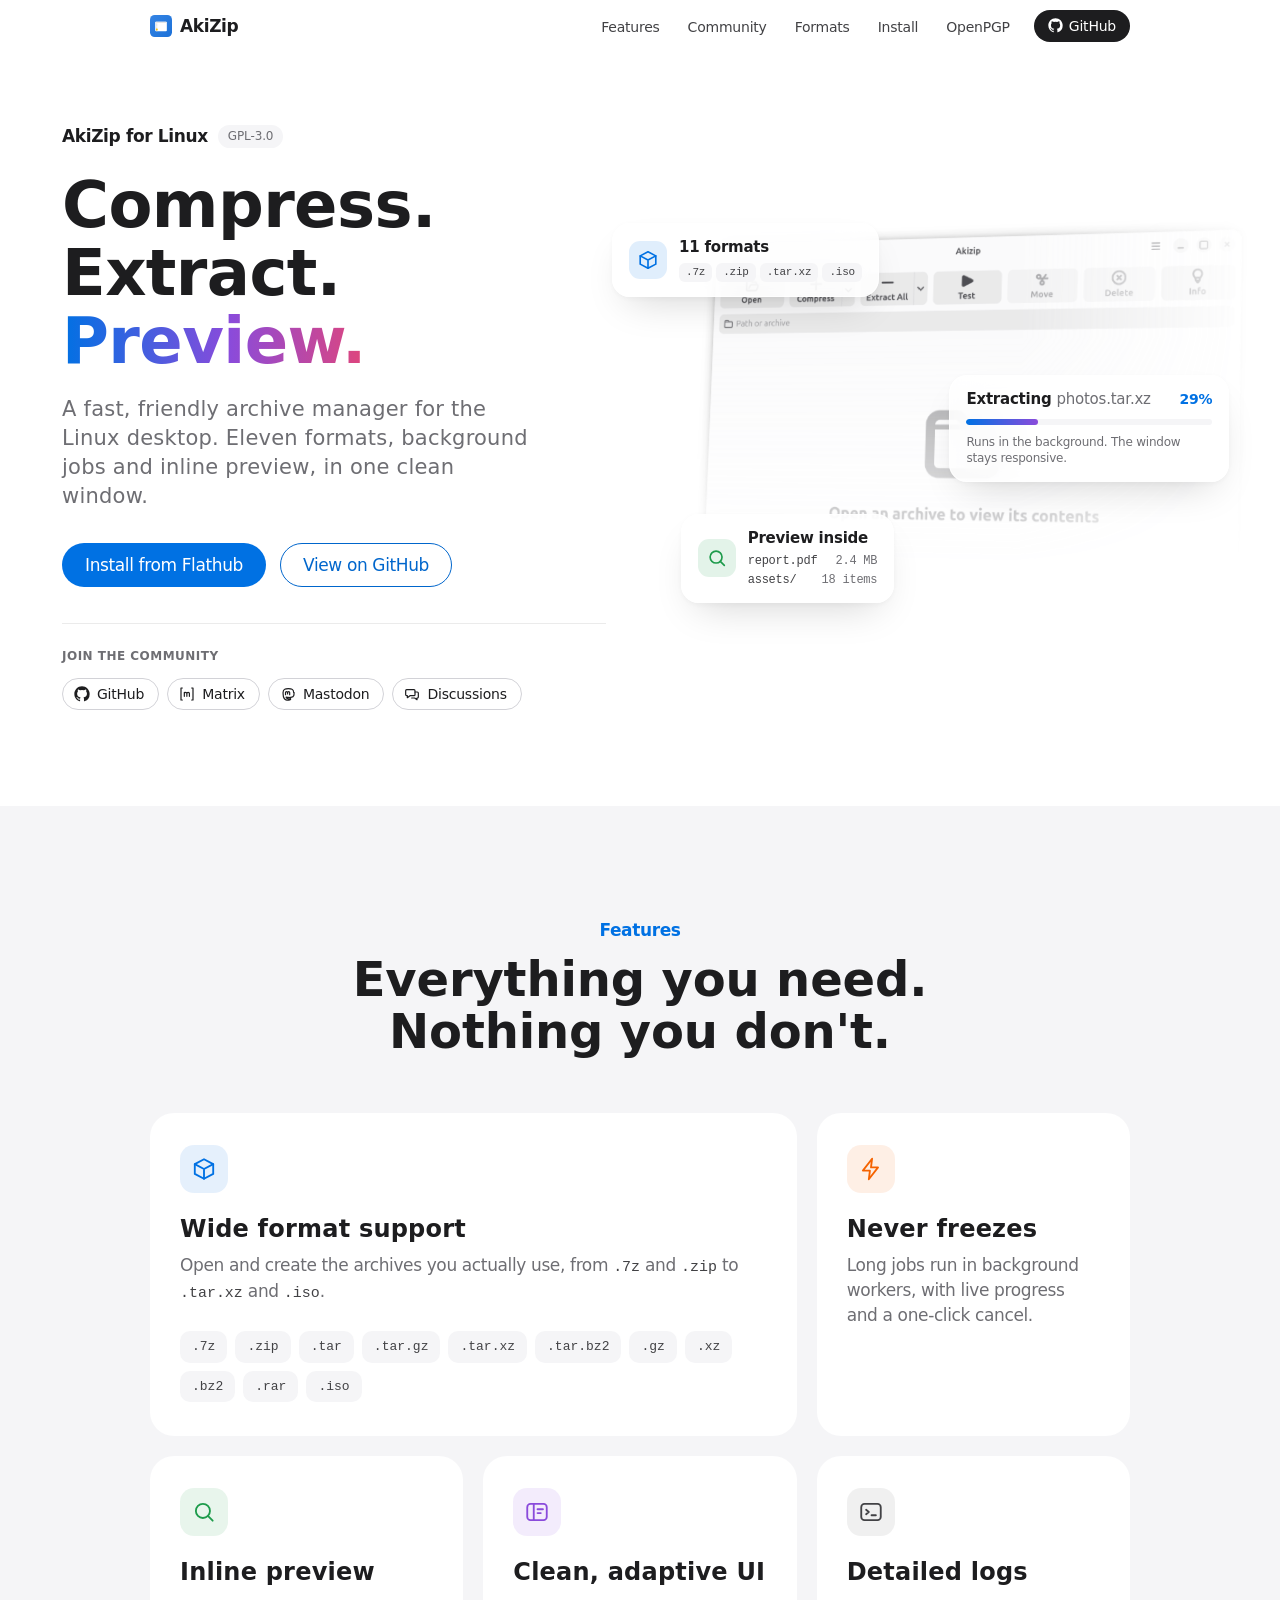
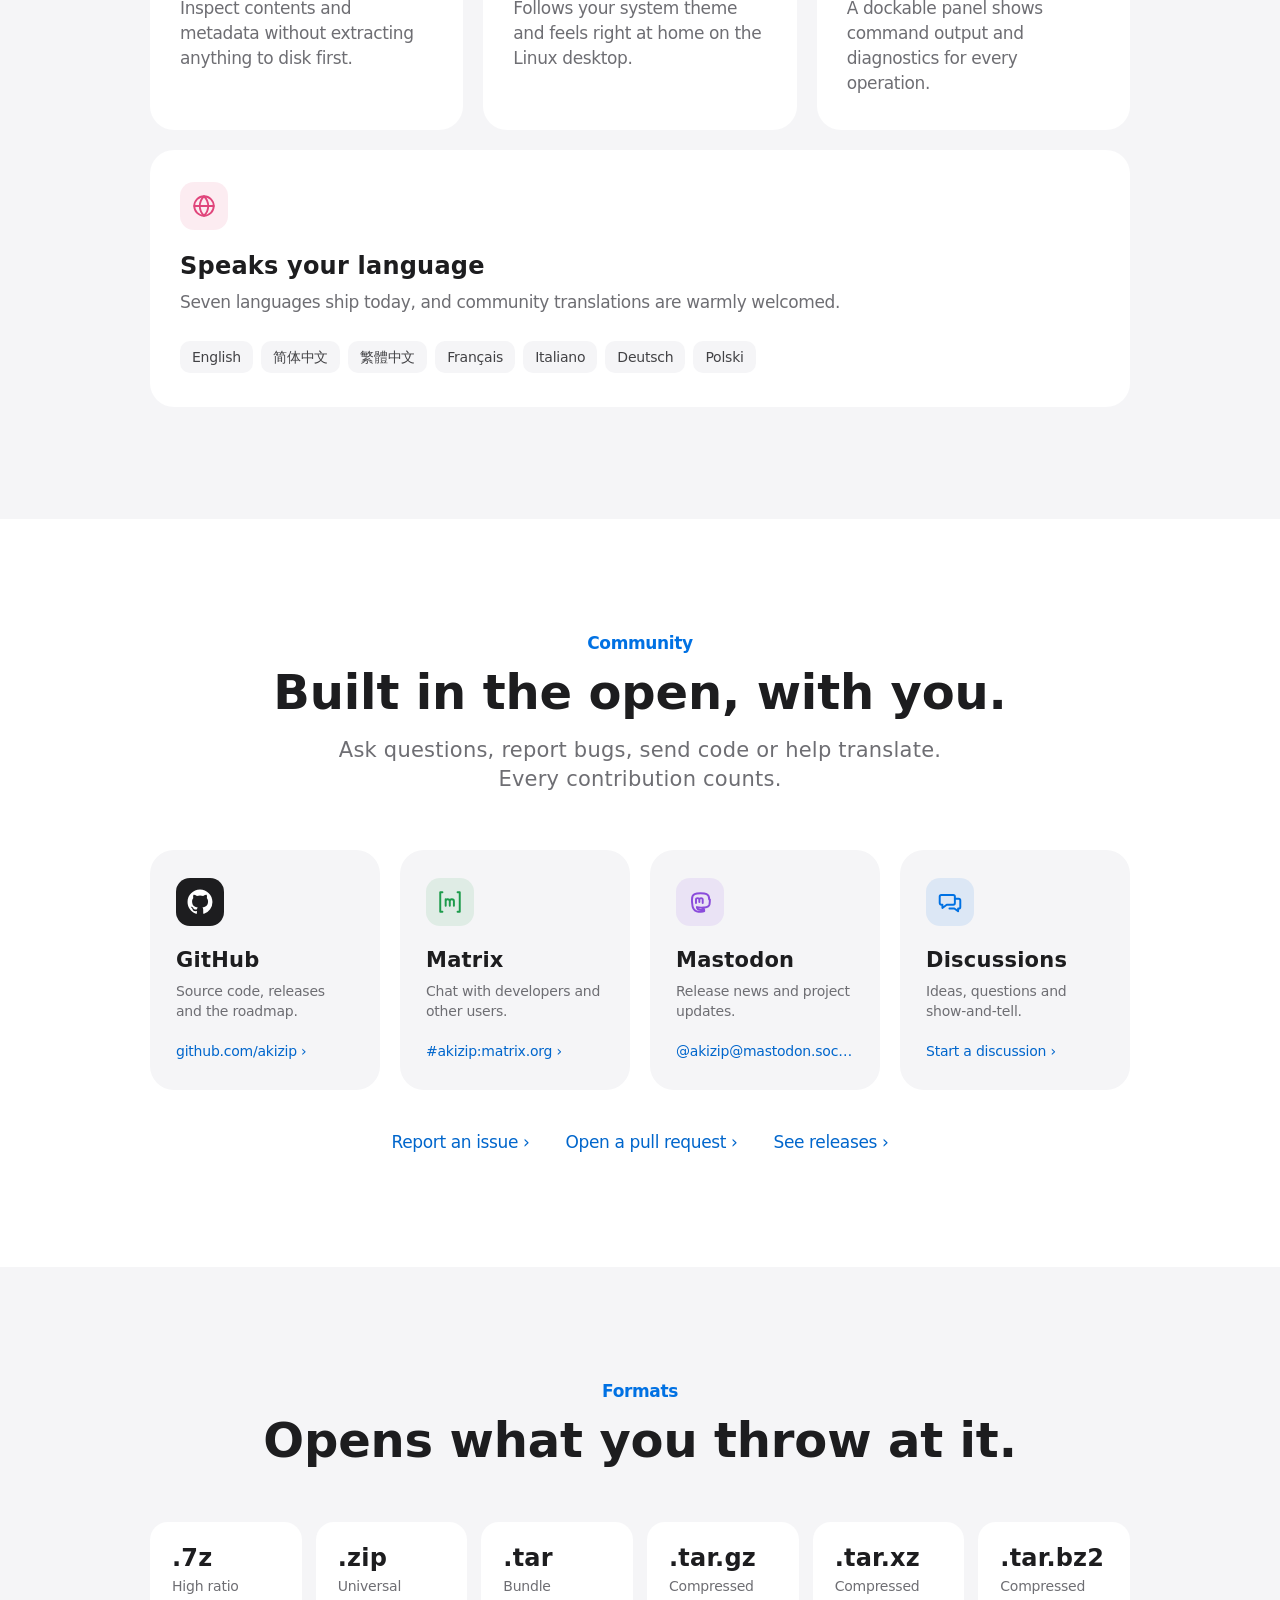
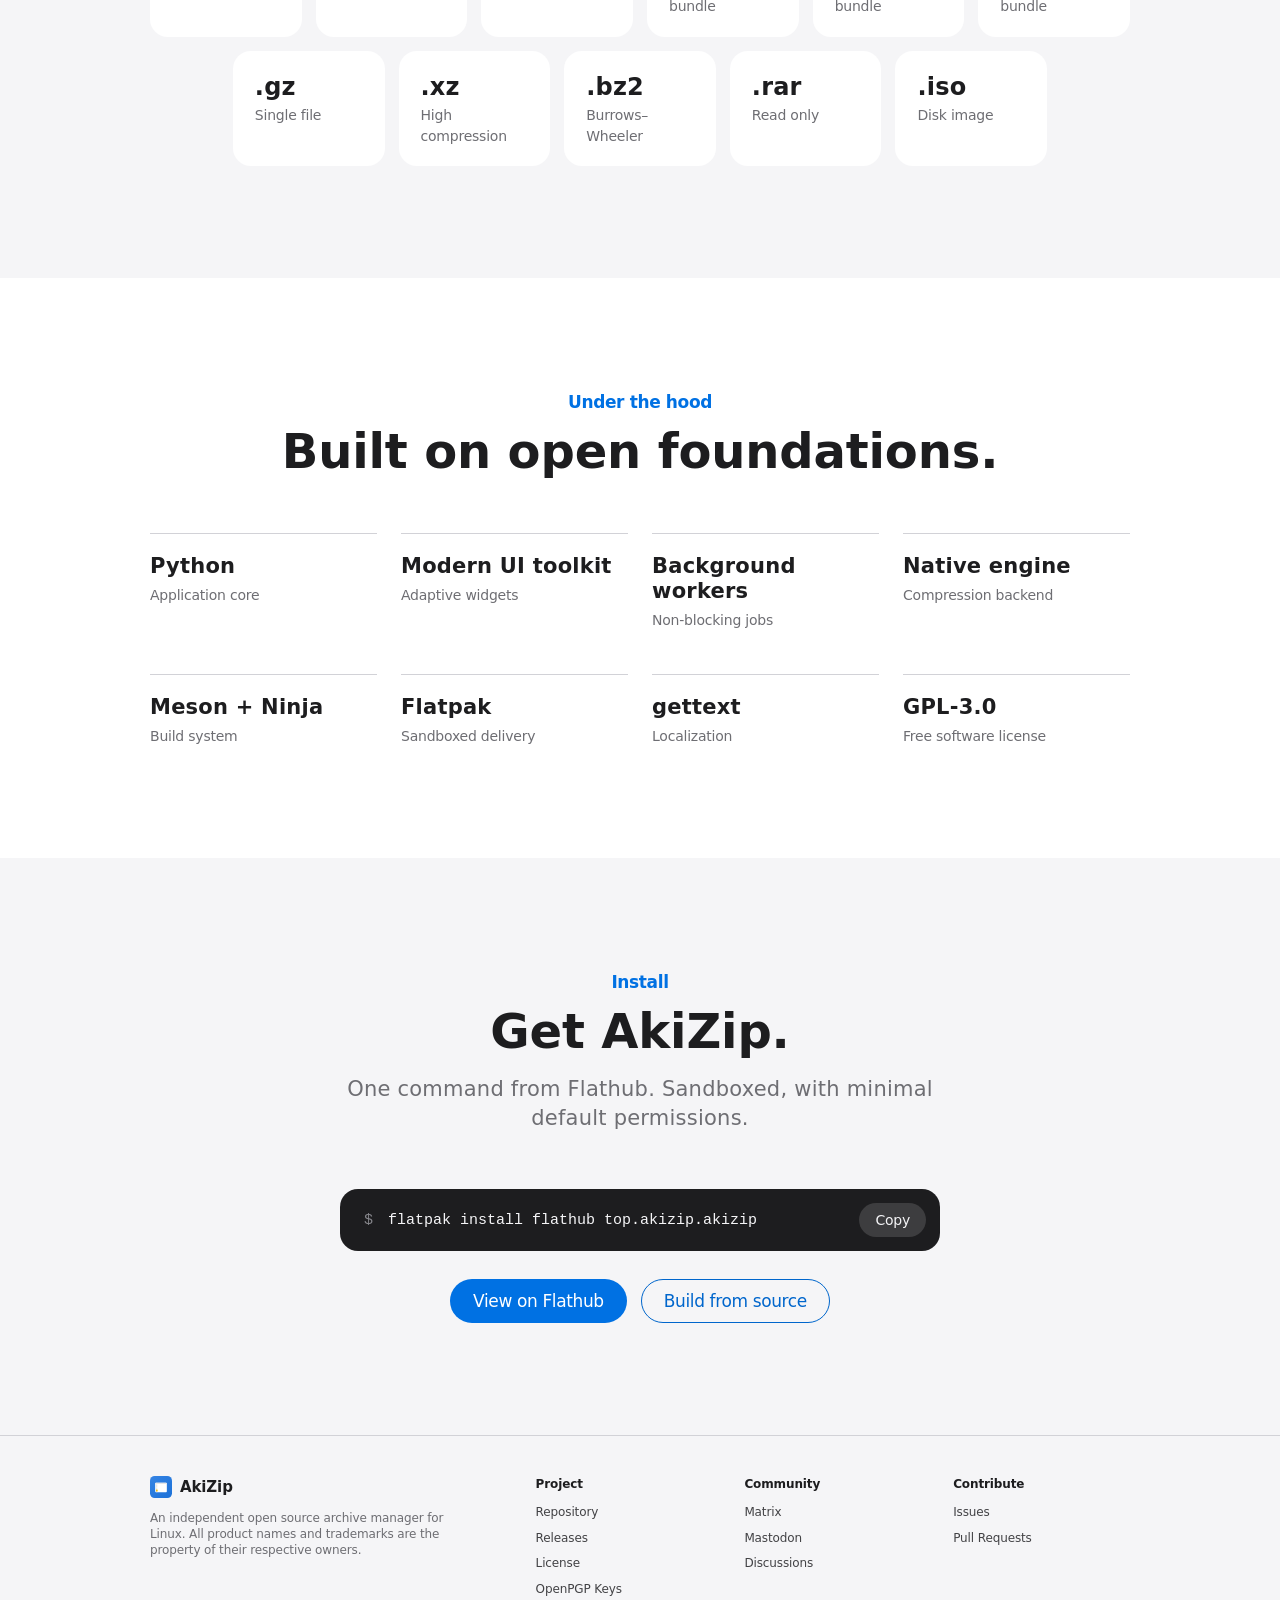
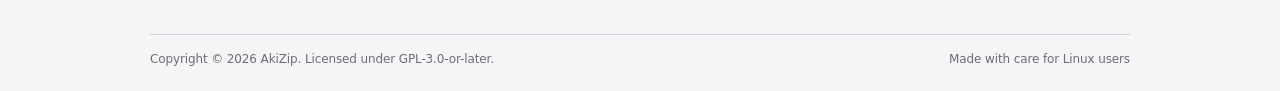
<file: index.html>
<!DOCTYPE html>
<html lang="en">
<head>
    <meta charset="UTF-8">
    <meta name="viewport" content="width=device-width, initial-scale=1.0">
    <title>AkiZip — A Modern Archive Manager for Linux</title>
    <meta name="description" content="AkiZip is a clean, fast, and friendly archive manager designed for modern Linux desktops.">
    <meta name="theme-color" content="#ffffff">
    <meta name="color-scheme" content="light">
    <link rel="stylesheet" href="style.css">
    <link rel="icon" type="image/svg+xml" href="assets/logo.svg">
</head>
<body>
    <a class="skip-link" href="#main">Skip to content</a>

    <header class="site-header">
        <nav class="globalnav" aria-label="Primary">
            <a class="globalnav-brand" href="index.html" aria-label="AkiZip home">
                <img src="assets/logo.svg" alt="" width="22" height="22">
                <span>AkiZip</span>
            </a>
            <ul class="globalnav-list" id="site-nav">
                <li><a href="index.html#features">Features</a></li>
                <li><a href="index.html#community">Community</a></li>
                <li><a href="index.html#formats">Formats</a></li>
                <li><a href="index.html#install">Install</a></li>
                <li><a href="openpgp.html">OpenPGP</a></li>
            </ul>
            <a class="globalnav-github" href="https://github.com/akizip/akizip" target="_blank" rel="noopener">
                <svg viewBox="0 0 24 24" width="15" height="15" fill="currentColor" aria-hidden="true"><path d="M12 .5C5.65.5.5 5.65.5 12c0 5.08 3.29 9.39 7.86 10.91.57.1.78-.25.78-.55v-1.94c-3.2.69-3.87-1.54-3.87-1.54-.52-1.33-1.28-1.69-1.28-1.69-1.05-.72.08-.7.08-.7 1.16.08 1.77 1.19 1.77 1.19 1.03 1.76 2.7 1.25 3.36.96.1-.75.4-1.26.73-1.55-2.55-.29-5.24-1.28-5.24-5.69 0-1.26.45-2.29 1.19-3.1-.12-.29-.52-1.46.11-3.04 0 0 .97-.31 3.18 1.18a11.04 11.04 0 0 1 5.78 0c2.21-1.49 3.18-1.18 3.18-1.18.63 1.58.23 2.75.11 3.04.74.81 1.19 1.84 1.19 3.1 0 4.42-2.69 5.4-5.25 5.68.41.36.78 1.05.78 2.12v3.14c0 .3.21.66.79.55A11.51 11.51 0 0 0 23.5 12C23.5 5.65 18.35.5 12 .5z"/></svg>
                <span>GitHub</span>
            </a>
            <button class="nav-toggle" aria-label="Open menu" aria-expanded="false" aria-controls="site-nav">
                <span></span><span></span>
            </button>
        </nav>
    </header>

    <main id="main">
        <!-- Hero: features first, screenshot as backdrop -->
        <section class="hero">
            <div class="hero-copy">
                <p class="hero-eyebrow">
                    <span>AkiZip for Linux</span>
                    <span class="hero-version" id="version-badge"></span>
                </p>
                <h1 class="headline-hero">Compress. Extract.<br><span class="gradient-text">Preview.</span></h1>
                <p class="hero-sub">A fast, friendly archive manager for the Linux desktop. Eleven formats, background jobs and inline preview, in one clean window.</p>
                <div class="hero-ctas">
                    <a href="#install" class="button">Install from Flathub</a>
                    <a href="https://github.com/akizip/akizip" target="_blank" rel="noopener" class="button button-secondary">View on GitHub</a>
                </div>
                <div class="hero-community">
                    <span class="hero-community-label">Join the community</span>
                    <a class="chip" href="https://github.com/akizip/akizip" target="_blank" rel="noopener">
                        <svg viewBox="0 0 24 24" fill="currentColor" aria-hidden="true"><path d="M12 .5C5.65.5.5 5.65.5 12c0 5.08 3.29 9.39 7.86 10.91.57.1.78-.25.78-.55v-1.94c-3.2.69-3.87-1.54-3.87-1.54-.52-1.33-1.28-1.69-1.28-1.69-1.05-.72.08-.7.08-.7 1.16.08 1.77 1.19 1.77 1.19 1.03 1.76 2.7 1.25 3.36.96.1-.75.4-1.26.73-1.55-2.55-.29-5.24-1.28-5.24-5.69 0-1.26.45-2.29 1.19-3.1-.12-.29-.52-1.46.11-3.04 0 0 .97-.31 3.18 1.18a11.04 11.04 0 0 1 5.78 0c2.21-1.490 3.18-1.18 3.18-1.18.63 1.58.23 2.75.11 3.04.74.81 1.19 1.84 1.19 3.1 0 4.42-2.69 5.4-5.25 5.68.41.36.78 1.05.78 2.12v3.14c0 .3.21.66.79.55A11.51 11.51 0 0 0 23.5 12C23.5 5.65 18.35.5 12 .5z"/></svg>
                        GitHub
                    </a>
                    <a class="chip" href="https://matrix.to/#/#akizip:matrix.org" target="_blank" rel="noopener">
                        <svg viewBox="0 0 24 24" fill="none" stroke="currentColor" stroke-width="1.8" stroke-linecap="round" stroke-linejoin="round" aria-hidden="true"><path d="M5 3H3v18h2M19 3h2v18h-2"/><path d="M8 15.5V9.5M8 11.2c0-1 .8-1.7 1.8-1.7s2 .7 2 1.7v4.3M11.8 11.2c0-1 .8-1.7 1.9-1.7s1.9.7 1.9 1.7v4.3"/></svg>
                        Matrix
                    </a>
                    <a class="chip" href="https://mastodon.social/@akizip" target="_blank" rel="me noopener">
                        <svg viewBox="0 0 24 24" fill="none" stroke="currentColor" stroke-width="1.8" stroke-linecap="round" stroke-linejoin="round" aria-hidden="true"><path d="M20.5 9.6c0-3.7-2.4-4.8-2.4-4.8C16.9 4.2 14.8 4 12.6 4h-.1c-2.2 0-4.3.2-5.5.8 0 0-2.4 1.1-2.4 4.8 0 .9 0 1.9.1 3 .2 3.6.8 7.2 4.2 8.1 1.6.4 2.9.5 4 .4 2-.1 3-.7 3-.7l-.1-1.5s-1.4.5-3 .4c-1.6-.1-3.3-.2-3.6-2.1v-.5s1.6.4 3.6.5c1.2.1 2.4-.1 3.5-.2 2.3-.3 4.2-1.7 4.5-3 .3-1.9.3-4.4.3-4.4z"/><path d="M8.3 13V9.9c0-.9.6-1.5 1.5-1.5s1.6.6 1.6 1.6V12M11.4 12v-2c0-1 .7-1.6 1.6-1.6s1.5.6 1.5 1.5V13"/></svg>
                        Mastodon
                    </a>
                    <a class="chip" href="https://github.com/akizip/akizip/discussions" target="_blank" rel="noopener">
                        <svg viewBox="0 0 24 24" fill="none" stroke="currentColor" stroke-width="1.8" stroke-linecap="round" stroke-linejoin="round" aria-hidden="true"><path d="M4 5.5h11a1.5 1.5 0 0 1 1.5 1.5v6A1.5 1.5 0 0 1 15 14.5H9l-4 3v-3H4A1.5 1.5 0 0 1 2.5 13V7A1.5 1.5 0 0 1 4 5.5z"/><path d="M16.5 9H20a1.5 1.5 0 0 1 1.5 1.5v6A1.5 1.5 0 0 1 20 18h-.5v2.5l-3.5-2.5h-4.5"/></svg>
                        Discussions
                    </a>
                </div>
            </div>

            <div class="hero-stage" aria-hidden="true">
                <div class="hero-window">
                    <img src="assets/shotcut.png" alt="" width="1898" height="1300" loading="eager">
                </div>

                <div class="float-card fc-formats">
                    <span class="fc-icon fc-blue">
                        <svg viewBox="0 0 24 24" fill="none" stroke="currentColor" stroke-width="1.8" stroke-linecap="round" stroke-linejoin="round"><path d="M3.5 7.5 12 3l8.5 4.5v9L12 21l-8.5-4.5z"/><path d="m3.5 7.5 8.5 4.5 8.5-4.5M12 12v9"/></svg>
                    </span>
                    <span class="fc-text">
                        <strong>11 formats</strong>
                        <span class="fc-tags"><em>.7z</em><em>.zip</em><em>.tar.xz</em><em>.iso</em></span>
                    </span>
                </div>

                <div class="float-card fc-progress">
                    <span class="fc-row">
                        <strong>Extracting <span class="fc-file">photos.tar.xz</span></strong>
                        <span class="fc-pct" id="fc-pct">0%</span>
                    </span>
                    <span class="fc-bar"><span class="fc-fill" id="fc-fill"></span></span>
                    <span class="fc-note">Runs in the background. The window stays responsive.</span>
                </div>

                <div class="float-card fc-preview">
                    <span class="fc-icon fc-green">
                        <svg viewBox="0 0 24 24" fill="none" stroke="currentColor" stroke-width="1.8" stroke-linecap="round" stroke-linejoin="round"><circle cx="11" cy="11" r="6.5"/><path d="m20 20-4.4-4.4"/></svg>
                    </span>
                    <span class="fc-text">
                        <strong>Preview inside</strong>
                        <span class="fc-list">
                            <span>report.pdf <i>2.4 MB</i></span>
                            <span>assets/ <i>18 items</i></span>
                        </span>
                    </span>
                </div>
            </div>
        </section>

        <!-- Features -->
        <section id="features" class="section section-gray">
            <div class="container">
                <div class="section-head">
                    <p class="section-kicker">Features</p>
                    <h2 class="headline-section">Everything you need.<br>Nothing you don't.</h2>
                </div>

                <div class="bento">
                    <article class="bento-card bento-wide">
                        <span class="bento-icon tint-blue">
                            <svg viewBox="0 0 24 24" fill="none" stroke="currentColor" stroke-width="1.7" stroke-linecap="round" stroke-linejoin="round"><path d="M3.5 7.5 12 3l8.5 4.5v9L12 21l-8.5-4.5z"/><path d="m3.5 7.5 8.5 4.5 8.5-4.5M12 12v9"/></svg>
                        </span>
                        <h3>Wide format support</h3>
                        <p>Open and create the archives you actually use, from <code>.7z</code> and <code>.zip</code> to <code>.tar.xz</code> and <code>.iso</code>.</p>
                        <div class="bento-formats" aria-hidden="true">
                            <span>.7z</span><span>.zip</span><span>.tar</span><span>.tar.gz</span><span>.tar.xz</span><span>.tar.bz2</span><span>.gz</span><span>.xz</span><span>.bz2</span><span>.rar</span><span>.iso</span>
                        </div>
                    </article>
                    <article class="bento-card">
                        <span class="bento-icon tint-orange">
                            <svg viewBox="0 0 24 24" fill="none" stroke="currentColor" stroke-width="1.7" stroke-linecap="round" stroke-linejoin="round"><path d="M13 2.5 4.5 13.5H11l-1 8 8.5-11H12z"/></svg>
                        </span>
                        <h3>Never freezes</h3>
                        <p>Long jobs run in background workers, with live progress and a one-click cancel.</p>
                    </article>
                    <article class="bento-card">
                        <span class="bento-icon tint-green">
                            <svg viewBox="0 0 24 24" fill="none" stroke="currentColor" stroke-width="1.7" stroke-linecap="round" stroke-linejoin="round"><circle cx="11" cy="11" r="6.5"/><path d="m20 20-4.4-4.4"/></svg>
                        </span>
                        <h3>Inline preview</h3>
                        <p>Inspect contents and metadata without extracting anything to disk first.</p>
                    </article>
                    <article class="bento-card">
                        <span class="bento-icon tint-purple">
                            <svg viewBox="0 0 24 24" fill="none" stroke="currentColor" stroke-width="1.7" stroke-linecap="round" stroke-linejoin="round"><rect x="3" y="4.5" width="18" height="15" rx="3"/><path d="M9 4.5v15M12.5 9.5h5M12.5 13h3"/></svg>
                        </span>
                        <h3>Clean, adaptive UI</h3>
                        <p>Follows your system theme and feels right at home on the Linux desktop.</p>
                    </article>
                    <article class="bento-card">
                        <span class="bento-icon tint-gray">
                            <svg viewBox="0 0 24 24" fill="none" stroke="currentColor" stroke-width="1.7" stroke-linecap="round" stroke-linejoin="round"><rect x="3" y="4.5" width="18" height="15" rx="3"/><path d="m7.5 10 2.5 2-2.5 2M12.5 15h4"/></svg>
                        </span>
                        <h3>Detailed logs</h3>
                        <p>A dockable panel shows command output and diagnostics for every operation.</p>
                    </article>
                    <article class="bento-card bento-full">
                        <span class="bento-icon tint-pink">
                            <svg viewBox="0 0 24 24" fill="none" stroke="currentColor" stroke-width="1.7" stroke-linecap="round" stroke-linejoin="round"><circle cx="12" cy="12" r="9"/><path d="M3 12h18M12 3c2.6 2.6 3.9 5.6 3.9 9s-1.3 6.4-3.9 9c-2.6-2.6-3.9-5.6-3.9-9S9.4 5.6 12 3z"/></svg>
                        </span>
                        <h3>Speaks your language</h3>
                        <p>Seven languages ship today, and community translations are warmly welcomed.</p>
                        <div class="bento-formats bento-langs" aria-label="Available languages">
                            <span>English</span><span>简体中文</span><span>繁體中文</span><span>Français</span><span>Italiano</span><span>Deutsch</span><span>Polski</span>
                        </div>
                    </article>
                </div>
            </div>
        </section>

        <!-- Community -->
        <section id="community" class="section">
            <div class="container">
                <div class="section-head">
                    <p class="section-kicker">Community</p>
                    <h2 class="headline-section">Built in the open, with you.</h2>
                    <p class="section-sub">Ask questions, report bugs, send code or help translate. Every contribution counts.</p>
                </div>

                <div class="community-grid">
                    <a class="community-card" href="https://github.com/akizip/akizip" target="_blank" rel="noopener">
                        <span class="community-icon tint-dark">
                            <svg viewBox="0 0 24 24" fill="currentColor"><path d="M12 .5C5.65.5.5 5.65.5 12c0 5.08 3.29 9.39 7.86 10.91.57.1.78-.25.78-.55v-1.94c-3.2.69-3.87-1.54-3.87-1.54-.52-1.33-1.28-1.69-1.28-1.69-1.05-.72.08-.7.08-.7 1.16.08 1.77 1.19 1.77 1.19 1.03 1.76 2.7 1.25 3.36.96.1-.75.4-1.26.73-1.55-2.55-.29-5.24-1.28-5.24-5.69 0-1.26.45-2.29 1.19-3.1-.12-.29-.52-1.46.11-3.04 0 0 .97-.31 3.18 1.18a11.04 11.04 0 0 1 5.78 0c2.21-1.49 3.18-1.18 3.18-1.18.63 1.58.23 2.75.11 3.04.74.81 1.19 1.84 1.19 3.1 0 4.42-2.69 5.4-5.25 5.68.41.36.78 1.05.78 2.12v3.14c0 .3.21.66.79.55A11.51 11.51 0 0 0 23.5 12C23.5 5.65 18.35.5 12 .5z"/></svg>
                        </span>
                        <span class="community-name">GitHub</span>
                        <span class="community-desc">Source code, releases and the roadmap.</span>
                        <span class="community-link">github.com/akizip</span>
                    </a>
                    <a class="community-card" href="https://matrix.to/#/#akizip:matrix.org" target="_blank" rel="noopener">
                        <span class="community-icon tint-green">
                            <svg viewBox="0 0 24 24" fill="none" stroke="currentColor" stroke-width="1.8" stroke-linecap="round" stroke-linejoin="round"><path d="M5 3H3v18h2M19 3h2v18h-2"/><path d="M8 15.5V9.5M8 11.2c0-1 .8-1.7 1.8-1.7s2 .7 2 1.7v4.3M11.8 11.2c0-1 .8-1.7 1.9-1.7s1.9.7 1.9 1.7v4.3"/></svg>
                        </span>
                        <span class="community-name">Matrix</span>
                        <span class="community-desc">Chat with developers and other users.</span>
                        <span class="community-link">#akizip:matrix.org</span>
                    </a>
                    <a class="community-card" href="https://mastodon.social/@akizip" target="_blank" rel="me noopener">
                        <span class="community-icon tint-purple">
                            <svg viewBox="0 0 24 24" fill="none" stroke="currentColor" stroke-width="1.8" stroke-linecap="round" stroke-linejoin="round"><path d="M20.5 9.6c0-3.7-2.4-4.8-2.4-4.8C16.9 4.2 14.8 4 12.6 4h-.1c-2.2 0-4.3.2-5.5.8 0 0-2.4 1.1-2.4 4.8 0 .9 0 1.9.1 3 .2 3.6.8 7.2 4.2 8.1 1.6.4 2.9.5 4 .4 2-.1 3-.7 3-.7l-.1-1.5s-1.4.5-3 .4c-1.6-.1-3.3-.2-3.6-2.1v-.5s1.6.4 3.6.5c1.2.1 2.4-.1 3.5-.2 2.3-.3 4.2-1.7 4.5-3 .3-1.9.3-4.4.3-4.4z"/><path d="M8.3 13V9.9c0-.9.6-1.5 1.5-1.5s1.6.6 1.6 1.6V12M11.4 12v-2c0-1 .7-1.6 1.6-1.6s1.5.6 1.5 1.5V13"/></svg>
                        </span>
                        <span class="community-name">Mastodon</span>
                        <span class="community-desc">Release news and project updates.</span>
                        <span class="community-link">@akizip@mastodon.social</span>
                    </a>
                    <a class="community-card" href="https://github.com/akizip/akizip/discussions" target="_blank" rel="noopener">
                        <span class="community-icon tint-blue">
                            <svg viewBox="0 0 24 24" fill="none" stroke="currentColor" stroke-width="1.8" stroke-linecap="round" stroke-linejoin="round"><path d="M4 5.5h11a1.5 1.5 0 0 1 1.5 1.5v6A1.5 1.5 0 0 1 15 14.5H9l-4 3v-3H4A1.5 1.5 0 0 1 2.5 13V7A1.5 1.5 0 0 1 4 5.5z"/><path d="M16.5 9H20a1.5 1.5 0 0 1 1.5 1.5v6A1.5 1.5 0 0 1 20 18h-.5v2.5l-3.5-2.5h-4.5"/></svg>
                        </span>
                        <span class="community-name">Discussions</span>
                        <span class="community-desc">Ideas, questions and show-and-tell.</span>
                        <span class="community-link">Start a discussion</span>
                    </a>
                </div>

                <div class="community-actions">
                    <a href="https://github.com/akizip/akizip/issues" target="_blank" rel="noopener" class="text-link">Report an issue</a>
                    <a href="https://github.com/akizip/akizip/pulls" target="_blank" rel="noopener" class="text-link">Open a pull request</a>
                    <a href="https://github.com/akizip/akizip/releases" target="_blank" rel="noopener" class="text-link">See releases</a>
                </div>
            </div>
        </section>

        <!-- Formats -->
        <section id="formats" class="section section-gray">
            <div class="container">
                <div class="section-head">
                    <p class="section-kicker">Formats</p>
                    <h2 class="headline-section">Opens what you throw at it.</h2>
                </div>
                <ul class="format-grid">
                    <li class="format-item"><span class="ext">.7z</span><span class="desc">High ratio</span></li>
                    <li class="format-item"><span class="ext">.zip</span><span class="desc">Universal</span></li>
                    <li class="format-item"><span class="ext">.tar</span><span class="desc">Bundle</span></li>
                    <li class="format-item"><span class="ext">.tar.gz</span><span class="desc">Compressed bundle</span></li>
                    <li class="format-item"><span class="ext">.tar.xz</span><span class="desc">Compressed bundle</span></li>
                    <li class="format-item"><span class="ext">.tar.bz2</span><span class="desc">Compressed bundle</span></li>
                    <li class="format-item"><span class="ext">.gz</span><span class="desc">Single file</span></li>
                    <li class="format-item"><span class="ext">.xz</span><span class="desc">High compression</span></li>
                    <li class="format-item"><span class="ext">.bz2</span><span class="desc">Burrows–Wheeler</span></li>
                    <li class="format-item"><span class="ext">.rar</span><span class="desc">Read only</span></li>
                    <li class="format-item"><span class="ext">.iso</span><span class="desc">Disk image</span></li>
                </ul>
            </div>
        </section>

        <!-- Technology -->
        <section id="stack" class="section">
            <div class="container">
                <div class="section-head">
                    <p class="section-kicker">Under the hood</p>
                    <h2 class="headline-section">Built on open foundations.</h2>
                </div>
                <dl class="spec-grid">
                    <div class="spec"><dt>Python</dt><dd>Application core</dd></div>
                    <div class="spec"><dt>Modern UI toolkit</dt><dd>Adaptive widgets</dd></div>
                    <div class="spec"><dt>Background workers</dt><dd>Non-blocking jobs</dd></div>
                    <div class="spec"><dt>Native engine</dt><dd>Compression backend</dd></div>
                    <div class="spec"><dt>Meson + Ninja</dt><dd>Build system</dd></div>
                    <div class="spec"><dt>Flatpak</dt><dd>Sandboxed delivery</dd></div>
                    <div class="spec"><dt>gettext</dt><dd>Localization</dd></div>
                    <div class="spec"><dt>GPL-3.0</dt><dd>Free software license</dd></div>
                </dl>
            </div>
        </section>

        <!-- Install -->
        <section id="install" class="section section-gray">
            <div class="container install-inner">
                <div class="section-head">
                    <p class="section-kicker">Install</p>
                    <h2 class="headline-section">Get AkiZip.</h2>
                    <p class="section-sub">One command from Flathub. Sandboxed, with minimal default permissions.</p>
                </div>
                <div class="install-card">
                    <code><span class="prompt" aria-hidden="true">$</span> flatpak install flathub top.akizip.akizip</code>
                    <button class="copy-btn" data-copy="flatpak install flathub top.akizip.akizip">Copy</button>
                </div>
                <div class="hero-ctas">
                    <a href="https://flathub.org/en/apps/top.akizip.akizip" target="_blank" rel="noopener" class="button">View on Flathub</a>
                    <a href="https://github.com/akizip/akizip#readme" target="_blank" rel="noopener" class="button button-secondary">Build from source</a>
                </div>
            </div>
        </section>
    </main>

    <footer class="footer">
        <div class="footer-content">
            <nav class="footer-directory" aria-label="Footer">
                <div class="footer-col footer-about">
                    <a class="footer-brand" href="index.html">
                        <img src="assets/logo.svg" alt="" width="22" height="22">
                        <span>AkiZip</span>
                    </a>
                    <p>An independent open source archive manager for Linux. All product names and trademarks are the property of their respective owners.</p>
                </div>
                <div class="footer-col">
                    <h3>Project</h3>
                    <ul>
                        <li><a href="https://github.com/akizip/akizip" target="_blank" rel="noopener">Repository</a></li>
                        <li><a href="https://github.com/akizip/akizip/releases" target="_blank" rel="noopener">Releases</a></li>
                        <li><a href="https://github.com/akizip/akizip/blob/main/COPYING" target="_blank" rel="noopener">License</a></li>
                        <li><a href="openpgp.html">OpenPGP Keys</a></li>
                    </ul>
                </div>
                <div class="footer-col">
                    <h3>Community</h3>
                    <ul>
                        <li><a href="https://matrix.to/#/#akizip:matrix.org" target="_blank" rel="noopener">Matrix</a></li>
                        <li><a href="https://mastodon.social/@akizip" target="_blank" rel="me noopener">Mastodon</a></li>
                        <li><a href="https://github.com/akizip/akizip/discussions" target="_blank" rel="noopener">Discussions</a></li>
                    </ul>
                </div>
                <div class="footer-col">
                    <h3>Contribute</h3>
                    <ul>
                        <li><a href="https://github.com/akizip/akizip/issues" target="_blank" rel="noopener">Issues</a></li>
                        <li><a href="https://github.com/akizip/akizip/pulls" target="_blank" rel="noopener">Pull Requests</a></li>
                    </ul>
                </div>
            </nav>
            <div class="footer-legal">
                <span>Copyright © <span id="year"></span> AkiZip. Licensed under GPL-3.0-or-later.</span>
                <span>Made with care for Linux users</span>
            </div>
        </div>
    </footer>

    <script src="script.js"></script>
</body>
</html>
</file>
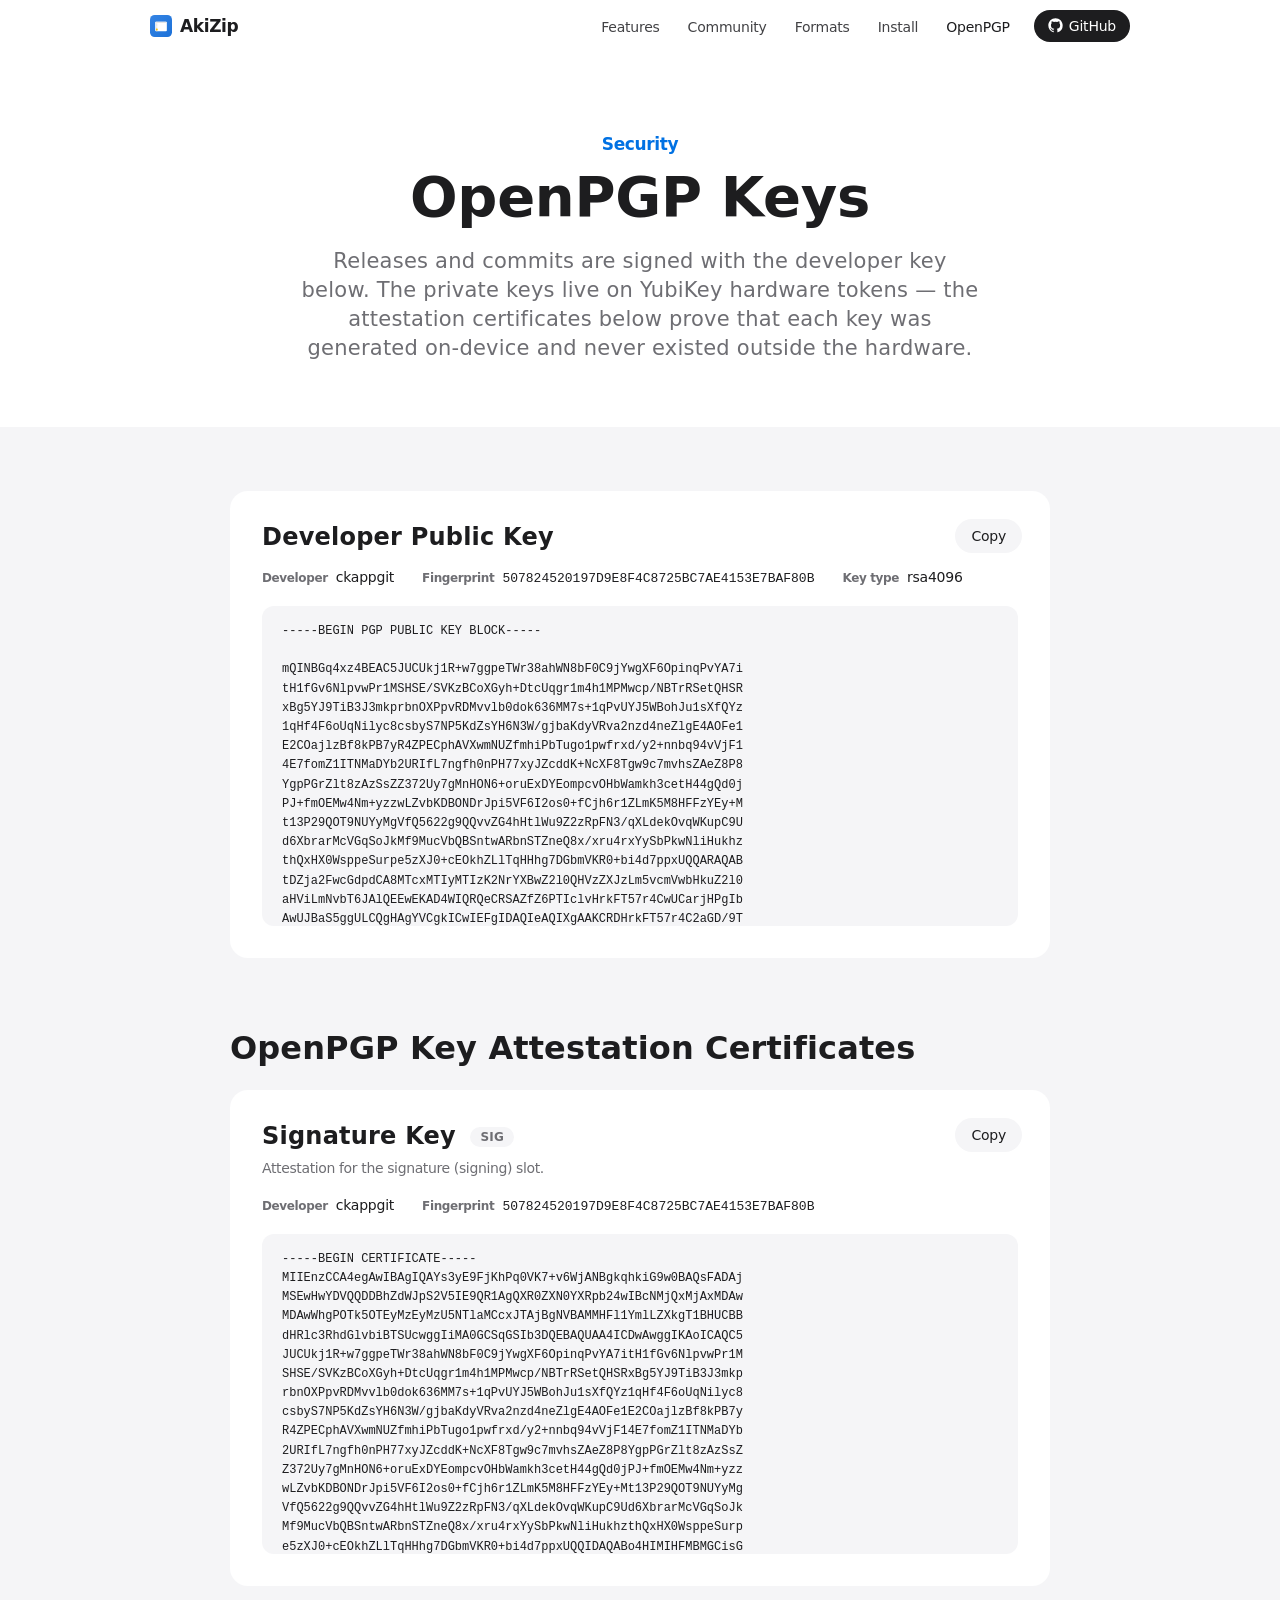
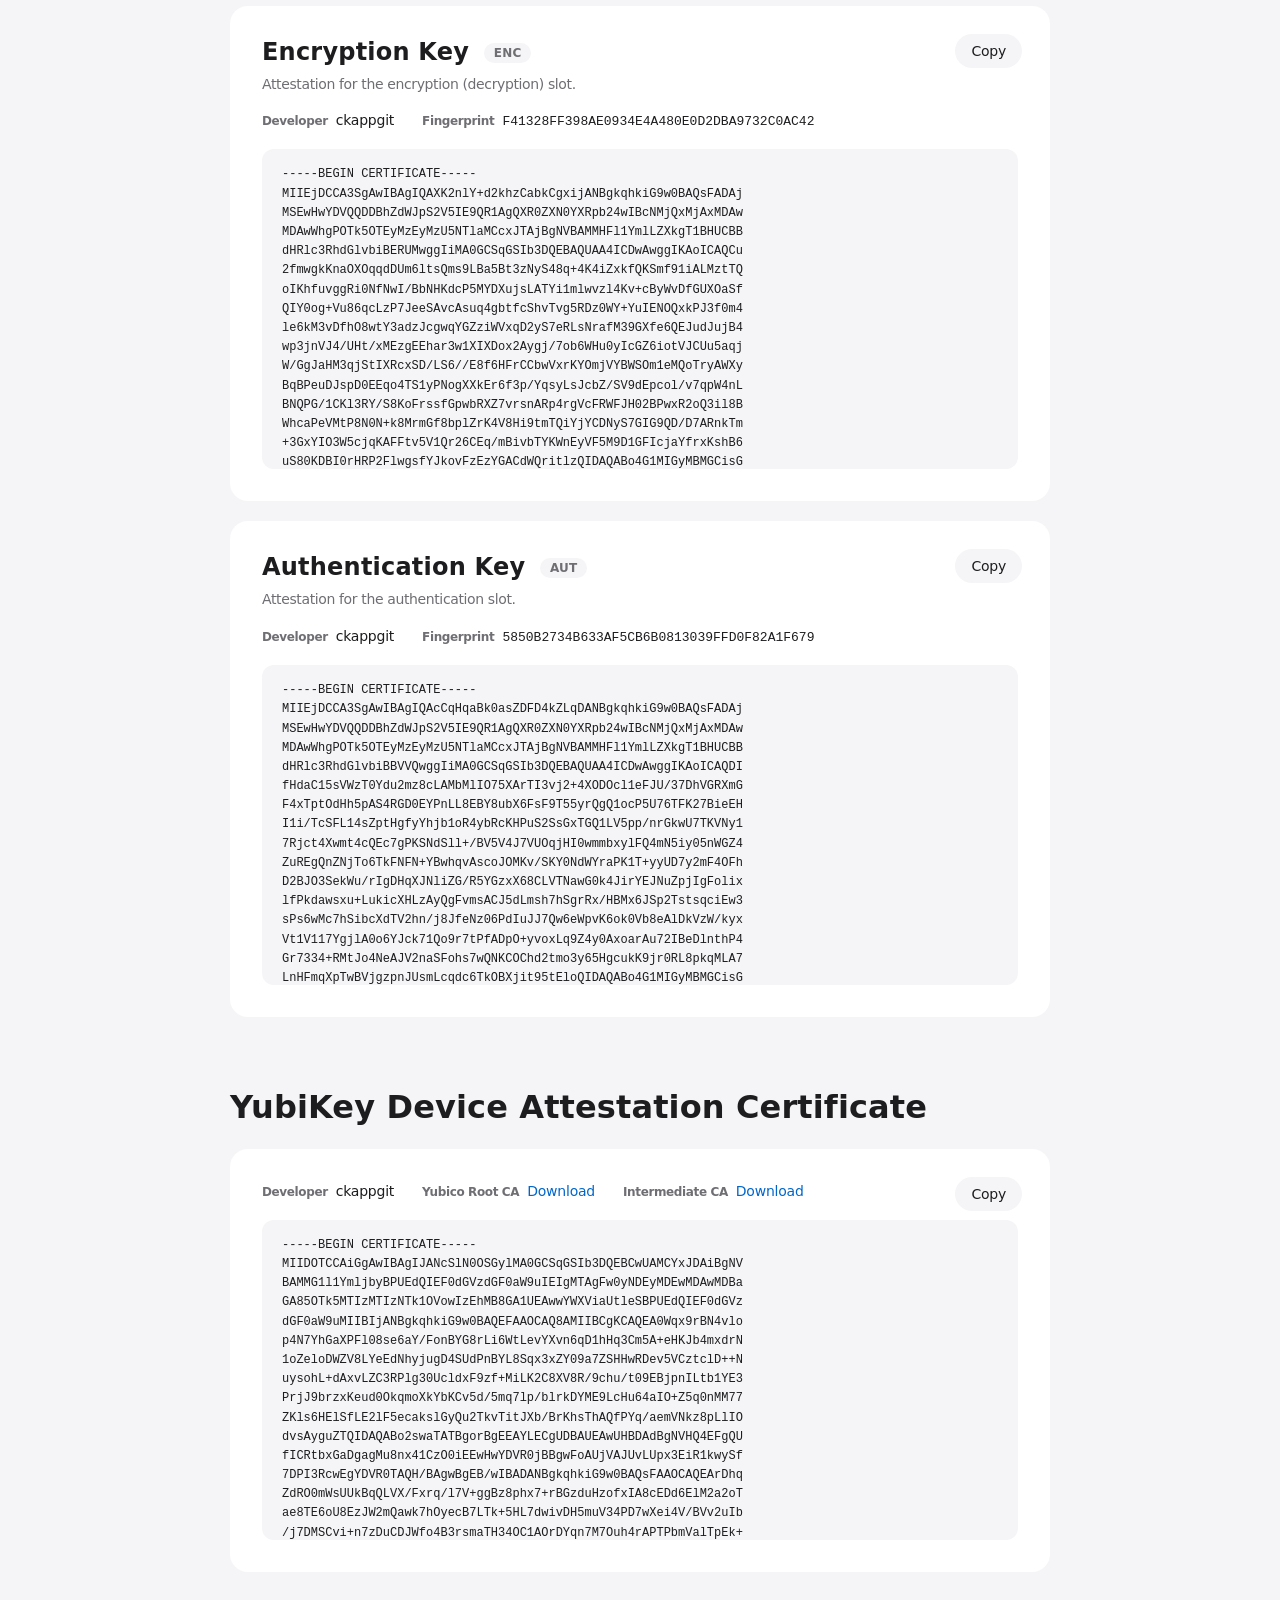
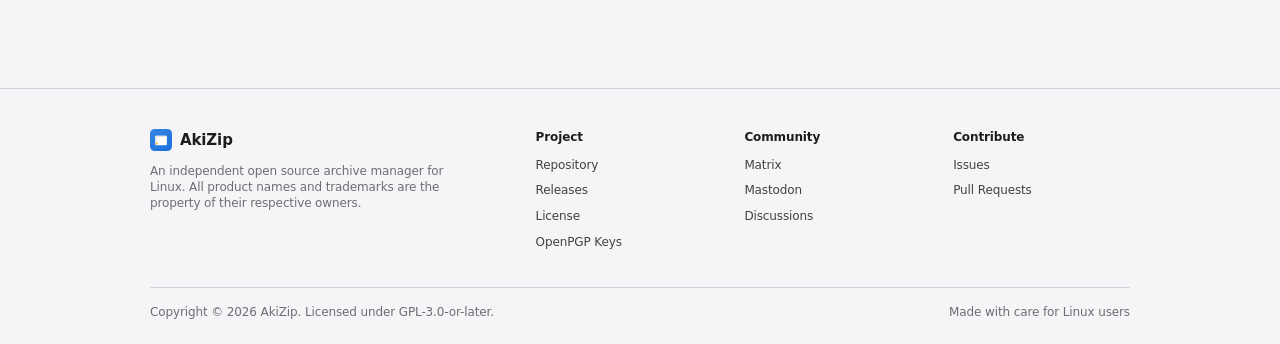
<file: openpgp.html>
<!DOCTYPE html>
<html lang="en">
<head>
    <meta charset="UTF-8">
    <meta name="viewport" content="width=device-width, initial-scale=1.0">
    <title>OpenPGP Keys — AkiZip</title>
    <meta name="description" content="Developer OpenPGP public key and YubiKey attestation certificates for the AkiZip project.">
    <meta name="theme-color" content="#ffffff">
    <meta name="color-scheme" content="light">
    <link rel="stylesheet" href="style.css">
    <link rel="icon" type="image/svg+xml" href="assets/logo.svg">
</head>
<body>
    <a class="skip-link" href="#main">Skip to content</a>

    <header class="site-header">
        <nav class="globalnav" aria-label="Primary">
            <a class="globalnav-brand" href="index.html" aria-label="AkiZip home">
                <img src="assets/logo.svg" alt="" width="22" height="22">
                <span>AkiZip</span>
            </a>
            <ul class="globalnav-list" id="site-nav">
                <li><a href="index.html#features">Features</a></li>
                <li><a href="index.html#community">Community</a></li>
                <li><a href="index.html#formats">Formats</a></li>
                <li><a href="index.html#install">Install</a></li>
                <li><a href="openpgp.html" aria-current="page">OpenPGP</a></li>
            </ul>
            <a class="globalnav-github" href="https://github.com/akizip/akizip" target="_blank" rel="noopener">
                <svg viewBox="0 0 24 24" width="15" height="15" fill="currentColor" aria-hidden="true"><path d="M12 .5C5.65.5.5 5.65.5 12c0 5.08 3.29 9.39 7.86 10.91.57.1.78-.25.78-.55v-1.94c-3.2.69-3.87-1.54-3.87-1.54-.52-1.33-1.28-1.69-1.28-1.69-1.05-.72.08-.7.08-.7 1.16.08 1.77 1.19 1.77 1.19 1.03 1.76 2.7 1.25 3.36.96.1-.75.4-1.26.73-1.55-2.55-.29-5.24-1.28-5.24-5.69 0-1.26.45-2.29 1.19-3.1-.12-.29-.52-1.46.11-3.04 0 0 .97-.31 3.18 1.18a11.04 11.04 0 0 1 5.78 0c2.21-1.49 3.18-1.18 3.18-1.18.63 1.58.23 2.75.11 3.04.74.81 1.19 1.84 1.19 3.1 0 4.42-2.69 5.4-5.25 5.68.41.36.78 1.05.78 2.12v3.14c0 .3.21.66.79.55A11.51 11.51 0 0 0 23.5 12C23.5 5.65 18.35.5 12 .5z"/></svg>
                <span>GitHub</span>
            </a>
            <button class="nav-toggle" aria-label="Open menu" aria-expanded="false" aria-controls="site-nav">
                <span></span><span></span>
            </button>
        </nav>
    </header>

    <main id="main">
        <header class="page-hero">
            <div class="container">
                <span class="eyebrow">Security</span>
                <h1>OpenPGP Keys</h1>
                <p class="lede">Releases and commits are signed with the developer key below. The private keys live on YubiKey hardware tokens — the attestation certificates below prove that each key was generated on-device and never existed outside the hardware.</p>
            </div>
        </header>

        <section class="section section-alt">
            <div class="container">

                <!-- ============ Developer public key ============ -->
                <div class="pgp-narrow">
                <article class="pgp-card">
                    <h3>Developer Public Key</h3>
                    <dl class="pgp-meta">
                        <div><dt>Developer</dt><dd>ckappgit</dd></div>
                        <div><dt>Fingerprint</dt><dd><code>507824520197D9E8F4C8725BC7AE4153E7BAF80B</code></dd></div>
                        <div><dt>Key type</dt><dd>rsa4096</dd></div>
                    </dl>
                    <pre class="pgp-pre" id="pgp-pubkey"><code>-----BEGIN PGP PUBLIC KEY BLOCK-----

mQINBGq4xz4BEAC5JUCUkj1R+w7ggpeTWr38ahWN8bF0C9jYwgXF6OpinqPvYA7i
tH1fGv6NlpvwPr1MSHSE/SVKzBCoXGyh+DtcUqgr1m4h1MPMwcp/NBTrRSetQHSR
xBg5YJ9TiB3J3mkprbnOXPpvRDMvvlb0dok636MM7s+1qPvUYJ5WBohJu1sXfQYz
1qHf4F6oUqNilyc8csbyS7NP5KdZsYH6N3W/gjbaKdyVRva2nzd4neZlgE4AOFe1
E2COajlzBf8kPB7yR4ZPECphAVXwmNUZfmhiPbTugo1pwfrxd/y2+nnbq94vVjF1
4E7fomZ1ITNMaDYb2URIfL7ngfh0nPH77xyJZcddK+NcXF8Tgw9c7mvhsZAeZ8P8
YgpPGrZlt8zAzSsZZ372Uy7gMnHON6+oruExDYEompcvOHbWamkh3cetH44gQd0j
PJ+fmOEMw4Nm+yzzwLZvbKDBONDrJpi5VF6I2os0+fCjh6r1ZLmK5M8HFFzYEy+M
t13P29QOT9NUYyMgVfQ5622g9QQvvZG4hHtlWu9Z2zRpFN3/qXLdekOvqWKupC9U
d6XbrarMcVGqSoJkMf9MucVbQBSntwARbnSTZneQ8x/xru4rxYySbPkwNliHukhz
thQxHX0WsppeSurpe5zXJ0+cEOkhZLlTqHHhg7DGbmVKR0+bi4d7ppxUQQARAQAB
tDZja2FwcGdpdCA8MTcxMTIyMTIzK2NrYXBwZ2l0QHVzZXJzLm5vcmVwbHkuZ2l0
aHViLmNvbT6JAlQEEwEKAD4WIQRQeCRSAZfZ6PTIclvHrkFT57r4CwUCarjHPgIb
AwUJBaS5ggULCQgHAgYVCgkICwIEFgIDAQIeAQIXgAAKCRDHrkFT57r4C2aGD/9T
opT5EY7qO6TuyYTVRNtaKzjrjd9N5q0I+RpF0XhGJnHXwQuCxA8mHQAK74RgP6EV
qZRnTejnjVF6USFMqUqIxWxGYXTlSDsScaPEweDS6ULLaJOPq06ILG/OIfCkSSP3
Eacf4nYGpbu2E7XhoVAaySEJj8xcXwNjCeKP9+d7psHoDjlxlByxBTPzaUXh38bu
mauWJdQHJjPIhIyBKlc+cLQ6pLXuSn7Gt4bCJjTv+ug7N3R7r8A85X/3wgmi72Jb
aIxQ1UZhezO7mPD1eXT4nM0wpi/vD5yQecqqjl+FJlWl41hK9m37FaByac4K0pyc
9uVK+Rc7BkE0Ht0J1oL9yePiRwXJR+3LLks5tiPBmLf2t8Wx1S8AJIZBtg+3xMWT
GtJz1FtMNzAq9b9KcVgby/2jFw38W01NQgvbHFh0WpJ/sPFxvBq0Ma3nJYtfWsRh
GWHvg6k+YiM/LivnQX+T8wlg6CzHzRdYQdFrSZy6c2N9bpsbOZKTGDJhoM6EcXBt
iN/XeQxGwOh5MJrBGGM07YdyEBXkpKDHj3ONUSZdOZ9iSPV61oS/kK1/Cg9hnuyh
nIpmpNUg31fGz/4hPm3LXmJg+rfSnldBNfm4p2863lnM5NOhT9n5F2pg4QBbBJLs
pJU+CIm3woA+mzqCoMOF8ShwPunrRPhLzVugaHYqerkCDQRquMc+ARAAyHx3Wgte
bFVs09GHbtps/HCwDGzJSDu+VwK0yN749vuFzgznJdXhSVP9+w4VRkV5hheMU6bT
nR4eaQEuERg9BGD5yy/BAWPLm1+hbBfU+ecq0IENaHD+VO+kxStuwYnhByNYv03E
hS9eLGabR4H8mIY29aEeMm0XChz7ktkrBsUxkNS1eaaf56xpMFO0ylTcte0Y3LeF
8JreHEBHO4DykjXUpZfvwVeVeCe1VDqoxyNMJpm8cpRUOJjeYstOZ1hmeGbkRIEJ
2TY06Ok5BTRTfmAcIarwLHKCTjCr/0imNDXVmK2jytU/sslA+8tpheDhYQ9gSTt0
npFrv6yIAx6lyTZYmRv0eWBs8V+vAi1UzWsBtJOCYq2BCTbmaYyIBaJYsZXz5HWs
LMbvi7pInFxy8wMkIBb5rAAieXS5rIe4UoK0cfxwTMeiUqdk7LbKnIhMN7D7OsDH
O4Uom3F3U1doZ/4/CX3jc9Oj3SLiSe0MOnlqbyuqJNFW/HgJQ5Fc1v5MsVbdVdde
2II5QNKOmCXJO9UKPa+7T3wA6Tvsr6MS6vWeMtAMaGqwLu9iAXg5Z7YT+Bq+99+P
kTLSaODXgCVdp2khaIbO8EDSgjgoXdrZqN8uuR4HLpCvY69ES/KZKjCwOy5xxZql
6U8AVY4M6ZyVLJi3KnXOk5DgV44rfebRJaEAEQEAAYkCPAQYAQoAJhYhBFB4JFIB
l9no9MhyW8euQVPnuvgLBQJquMc+AhsgBQkFpLmCAAoJEMeuQVPnuvgL75kP/Rfi
AC9+gE7n4VYXOn7DUzj33d02LfMQ1EP0Drm5FgIvi0Ti/5WwFYqU3pI7nqqJktgE
G32uqpiaGbk+YZjbiKs9fik/dkC1Bk4B3h3QwnIF+xql2tfDgAFFLpQC875tVrva
wYsIgA7Gt/gXpJrurIQ+GK8FJ5YAp1wspHOo3JTmT1qEMLlAblGENN8ajpGW7kG0
xH0RfbvtXQv5qGU//SLuCzHucMEQZn1e3fqzVBDXn7tdkBGKx+88lIDstluhHRJt
fVdu4GLed57NqkONXD75PHnS+rd/4sctXtr8sncxbFz0CAcDqiEHFk+g93/J2T+x
EDxSgkFoXoULdjjT7jnURloe5meYlnb2ZUxu8J6TBytJI9Er5xaJPkyv+0mP4V/p
POGGspxKBu9j5otjp8zC07nO0qpvU+CiVku66+t1rRYIFk/NbQ41vXVb/ZLPEOui
TxvqLMt1/uU0pH+Few89HQJq76HS6/qRkxyKzgQGhV+o8dQYJvwUHFkksQWDaOxT
D1z5dprG5WkQ9I0cpspGG7eyrEauJu64NgYwx0RvxGq1qX9L58cCT5BbBVUVgB42
8OqwcadUNjm+JXnCLaKlF4wBiSY2SjLLex56g5C9u7KX9XK0VHXDEijT/A1VVDlg
oT9woeqXjBr5mNRotV0TZi4zivJw+lGCOcsGbPz7uQINBGq4xz4BEACu2fmwgkKn
aOXOqqdDUm6ltsQms9LBa5Bt3zNyS48q+4K4iZxkfQKSmf91iALMztTQoIKhfuvg
gRi0NfNwI/BbNHKdcP5MYDXujsLATYi1mlwvzl4Kv+cByWvDfGUXOaSfQIY0og+V
u86qcLzP7JeeSAvcAsuq4gbtfcShvTvg5RDz0WY+YuIENOQxkPJ3f0m4le6kM3vD
fhO8wtY3adzJcgwqYGZziWVxqD2yS7eRLsNrafM39GXfe6QEJudJujB4wp3jnVJ4
/UHt/xMEzgEEhar3w1XIXDox2Aygj/7ob6WHu0yIcGZ6iotVJCUu5aqjW/GgJaHM
3qjStIXRcxSD/LS6//E8f6HFrCCbwVxrKYOmjVYBWSOm1eMQoTryAWXyBqBPeuDJ
spD0EEqo4TS1yPNogXXkEr6f3p/YqsyLsJcbZ/SV9dEpcol/v7qpW4nLBNQPG/1C
Kl3RY/S8KoFrssfGpwbRXZ7vrsnARp4rgVcFRWFJH02BPwxR2oQ3il8BWhcaPeVM
tP8N0N+k8MrmGf8bplZrK4V8Hi9tmTQiYjYCDNyS7GIG9QD/D7ARnkTm+3GxYIO3
W5cjqKAFFtv5V1Qr26CEq/mBivbTYKWnEyVF5M9D1GFIcjaYfrxKshB6uS80KDBI
0rHRP2FlwgsfYJkovFzEzYGACdWQritlzQARAQABiQI8BBgBCgAmFiEEUHgkUgGX
2ej0yHJbx65BU+e6+AsFAmq4xz4CGwwFCQWkuYIACgkQx65BU+e6+AuSgg//azR2
L+GjWCkQ3NzjNimokACr97x6b8MmaZeklK2h3TPoftN9fkMLsB+M3lwUDgWRie7j
qn3HHSEJPiCfywQi7Jmd38M0FILXToMD3Qpn3vArROF5UmNHbYVDGoIxmgKXzgF6
OIg5w2ioGBa51HMNWwOXQepNMKc9k/qGgz3JN4tBpGTPwMM9yywh8vNQU5lQBb7W
mMehEvComN8mnVC88L45ihAx5gJbhVaGyxV8+LXxtglOuOJ9MeDg/QQB4N3MZLNo
XDND2yPZ6lMiAT4HFxH5zd9udvOEnX95seIFMJ2k52o6vlNKm+rrkgPqw8KJVXai
tFbB5qM39ZO6MaPoPAoLqFrn3ggl22D6NKck5B6EaggobzaxRyU8cLg47Y0MNwA3
7ICLfRrSIa9pVu8NTGj/mRpLpEz+FFYwEQFzlJyjNMdaz5Giw5DzuiRn4WDJkbGm
53h+YHjGdtEUib+nfjcfAUm39lysaorU8WDtWTunnz8aXBz+IrsJEHrTlYmkRxU4
LEAqR+0rVyP7mKREVPvyK9Sq5oEOKDY6UAd2I66IhEgjoIe8hF3UcSLsHKW5V07X
YxWX+1zPDEKuaRMB7tOPiLar09Kz4/T9OvhOF+ArT0hWpP024yorrxVGWn329OCu
SKfrFltoJ2/pJ9heQMRVGVfBlkXpvSD+fB7Dzw8=
=6R8d
-----END PGP PUBLIC KEY BLOCK-----</code></pre>
                    <button class="copy-btn pgp-copy" data-copy-target="#pgp-pubkey">Copy</button>
                </article>
                </div>

                <!-- ============ YubiKey attestation certificates ============ -->
                <div class="section-head pgp-attest-head">
                    <h2>OpenPGP Key Attestation Certificates</h2>
                </div>

                <div class="pgp-narrow">
                    <article class="pgp-card">
                        <h3>Signature Key <span class="pgp-slot">SIG</span></h3>
                        <p class="pgp-slot-desc">Attestation for the signature (signing) slot.</p>
                        <dl class="pgp-meta">
                            <div><dt>Developer</dt><dd>ckappgit</dd></div>
                            <div><dt>Fingerprint</dt><dd><code>507824520197D9E8F4C8725BC7AE4153E7BAF80B</code></dd></div>
                        </dl>
                        <pre class="pgp-pre" id="pgp-attest-sig"><code>-----BEGIN CERTIFICATE-----
MIIEnzCCA4egAwIBAgIQAYs3yE9FjKhPq0VK7+v6WjANBgkqhkiG9w0BAQsFADAj
MSEwHwYDVQQDDBhZdWJpS2V5IE9QR1AgQXR0ZXN0YXRpb24wIBcNMjQxMjAxMDAw
MDAwWhgPOTk5OTEyMzEyMzU5NTlaMCcxJTAjBgNVBAMMHFl1YmlLZXkgT1BHUCBB
dHRlc3RhdGlvbiBTSUcwggIiMA0GCSqGSIb3DQEBAQUAA4ICDwAwggIKAoICAQC5
JUCUkj1R+w7ggpeTWr38ahWN8bF0C9jYwgXF6OpinqPvYA7itH1fGv6NlpvwPr1M
SHSE/SVKzBCoXGyh+DtcUqgr1m4h1MPMwcp/NBTrRSetQHSRxBg5YJ9TiB3J3mkp
rbnOXPpvRDMvvlb0dok636MM7s+1qPvUYJ5WBohJu1sXfQYz1qHf4F6oUqNilyc8
csbyS7NP5KdZsYH6N3W/gjbaKdyVRva2nzd4neZlgE4AOFe1E2COajlzBf8kPB7y
R4ZPECphAVXwmNUZfmhiPbTugo1pwfrxd/y2+nnbq94vVjF14E7fomZ1ITNMaDYb
2URIfL7ngfh0nPH77xyJZcddK+NcXF8Tgw9c7mvhsZAeZ8P8YgpPGrZlt8zAzSsZ
Z372Uy7gMnHON6+oruExDYEompcvOHbWamkh3cetH44gQd0jPJ+fmOEMw4Nm+yzz
wLZvbKDBONDrJpi5VF6I2os0+fCjh6r1ZLmK5M8HFFzYEy+Mt13P29QOT9NUYyMg
VfQ5622g9QQvvZG4hHtlWu9Z2zRpFN3/qXLdekOvqWKupC9Ud6XbrarMcVGqSoJk
Mf9MucVbQBSntwARbnSTZneQ8x/xru4rxYySbPkwNliHukhzthQxHX0WsppeSurp
e5zXJ0+cEOkhZLlTqHHhg7DGbmVKR0+bi4d7ppxUQQIDAQABo4HIMIHFMBMGCisG
AQQBgsQKBQMEBQQDBQcEMBQGCisGAQQBgsQKBQcEBgIEAW3AGjARBgorBgEEAYLE
CgUIBAMEAQIwEQYKKwYBBAGCxAoFCQQDBAEBMBAGCisGAQQBgsQKBQEEAgwAMCQG
CisGAQQBgsQKBQQEFgQUUHgkUgGX2ej0yHJbx65BU+e6+AswFAYKKwYBBAGCxAoF
BQQGBARquMc+MBEGCisGAQQBgsQKBQYEAwIBBTARBgorBgEEAYLECgUCBAMCAQEw
DQYJKoZIhvcNAQELBQADggEBAMI2tsBrHqJFcokgcV4FmN0P0OmCw2fTmsmIYaqV
S7hQ/9tVW45RYadEqL8QzrBZ+k7YI1lOd6y14xorZBEQMd1U/8TXfdSsRFr65fAy
Ua3e1907JlluGSIx45OXCS5qD/on/YBuTMvhS9uZozAYZiE4TC1TTWxLexZKO9Hw
tjzaS/vWP+ovRDsk2mtAjbhb1BqVwP5XDokdrY/LXWRtQ7fyeVZIjHFceNuy2B2F
iwMmZEaVhuSPNnI/vdZXFzsqMR101mC2Wa5Joes9QHpeZ/6Oqg1RNvjSKe0yErk0
Dc68ZuqIFBpqa51HV2K3VbNEwqz5WHG2LxlzBrLB7xxhpwg=
-----END CERTIFICATE-----</code></pre>
                        <button class="copy-btn pgp-copy" data-copy-target="#pgp-attest-sig">Copy</button>
                    </article>

                    <article class="pgp-card">
                        <h3>Encryption Key <span class="pgp-slot">ENC</span></h3>
                        <p class="pgp-slot-desc">Attestation for the encryption (decryption) slot.</p>
                        <dl class="pgp-meta">
                            <div><dt>Developer</dt><dd>ckappgit</dd></div>
                            <div><dt>Fingerprint</dt><dd><code>F41328FF398AE0934E4A480E0D2DBA9732C0AC42</code></dd></div>
                        </dl>
                        <pre class="pgp-pre" id="pgp-attest-enc"><code>-----BEGIN CERTIFICATE-----
MIIEjDCCA3SgAwIBAgIQAXK2nlY+d2khzCabkCgxijANBgkqhkiG9w0BAQsFADAj
MSEwHwYDVQQDDBhZdWJpS2V5IE9QR1AgQXR0ZXN0YXRpb24wIBcNMjQxMjAxMDAw
MDAwWhgPOTk5OTEyMzEyMzU5NTlaMCcxJTAjBgNVBAMMHFl1YmlLZXkgT1BHUCBB
dHRlc3RhdGlvbiBERUMwggIiMA0GCSqGSIb3DQEBAQUAA4ICDwAwggIKAoICAQCu
2fmwgkKnaOXOqqdDUm6ltsQms9LBa5Bt3zNyS48q+4K4iZxkfQKSmf91iALMztTQ
oIKhfuvggRi0NfNwI/BbNHKdcP5MYDXujsLATYi1mlwvzl4Kv+cByWvDfGUXOaSf
QIY0og+Vu86qcLzP7JeeSAvcAsuq4gbtfcShvTvg5RDz0WY+YuIENOQxkPJ3f0m4
le6kM3vDfhO8wtY3adzJcgwqYGZziWVxqD2yS7eRLsNrafM39GXfe6QEJudJujB4
wp3jnVJ4/UHt/xMEzgEEhar3w1XIXDox2Aygj/7ob6WHu0yIcGZ6iotVJCUu5aqj
W/GgJaHM3qjStIXRcxSD/LS6//E8f6HFrCCbwVxrKYOmjVYBWSOm1eMQoTryAWXy
BqBPeuDJspD0EEqo4TS1yPNogXXkEr6f3p/YqsyLsJcbZ/SV9dEpcol/v7qpW4nL
BNQPG/1CKl3RY/S8KoFrssfGpwbRXZ7vrsnARp4rgVcFRWFJH02BPwxR2oQ3il8B
WhcaPeVMtP8N0N+k8MrmGf8bplZrK4V8Hi9tmTQiYjYCDNyS7GIG9QD/D7ARnkTm
+3GxYIO3W5cjqKAFFtv5V1Qr26CEq/mBivbTYKWnEyVF5M9D1GFIcjaYfrxKshB6
uS80KDBI0rHRP2FlwgsfYJkovFzEzYGACdWQritlzQIDAQABo4G1MIGyMBMGCisG
AQQBgsQKBQMEBQQDBQcEMBQGCisGAQQBgsQKBQcEBgIEAW3AGjARBgorBgEEAYLE
CgUIBAMEAQIwEQYKKwYBBAGCxAoFCQQDBAEBMBAGCisGAQQBgsQKBQEEAgwAMCQG
CisGAQQBgsQKBQQEFgQU9BMo/zmK4JNOSkgODS26lzLArEIwFAYKKwYBBAGCxAoF
BQQGBARquMc+MBEGCisGAQQBgsQKBQIEAwIBATANBgkqhkiG9w0BAQsFAAOCAQEA
t0bwz0wISlU0UrPalPxMI74k0o1Yx4ri5ljrS2uDIG7PKmMYbN15oukljufvAvzx
aTfYTA7UnfIlAOVv43ygTH68hLFmVuyf+AQf8O1t0To3D7TPY6cEIwbBlz8RRLVt
hKMSlhHVqeS0tWRj/P5iXzPULhBlT97mA5K+9j9niShtwYAU0dwO9O9VqxhAO7MW
WmUcD/SFg9kD41hv2RM4X3EU26ZjS86pLMsea/nFOXheonNaipTsPL0rMeSeGJ5o
TVC9JNaAgLtwWG2QiTMmtdxY8ASyEDm7OtmbHw3kO0u9659Jc5eeTQ9+QqCKQ64k
lqgyVFYYcjnvVrrVL10xdQ==
-----END CERTIFICATE-----</code></pre>
                        <button class="copy-btn pgp-copy" data-copy-target="#pgp-attest-enc">Copy</button>
                    </article>

                    <article class="pgp-card">
                        <h3>Authentication Key <span class="pgp-slot">AUT</span></h3>
                        <p class="pgp-slot-desc">Attestation for the authentication slot.</p>
                        <dl class="pgp-meta">
                            <div><dt>Developer</dt><dd>ckappgit</dd></div>
                            <div><dt>Fingerprint</dt><dd><code>5850B2734B633AF5CB6B0813039FFD0F82A1F679</code></dd></div>
                        </dl>
                        <pre class="pgp-pre" id="pgp-attest-aut"><code>-----BEGIN CERTIFICATE-----
MIIEjDCCA3SgAwIBAgIQAcCqHqaBk0asZDFD4kZLqDANBgkqhkiG9w0BAQsFADAj
MSEwHwYDVQQDDBhZdWJpS2V5IE9QR1AgQXR0ZXN0YXRpb24wIBcNMjQxMjAxMDAw
MDAwWhgPOTk5OTEyMzEyMzU5NTlaMCcxJTAjBgNVBAMMHFl1YmlLZXkgT1BHUCBB
dHRlc3RhdGlvbiBBVVQwggIiMA0GCSqGSIb3DQEBAQUAA4ICDwAwggIKAoICAQDI
fHdaC15sVWzT0Ydu2mz8cLAMbMlIO75XArTI3vj2+4XODOcl1eFJU/37DhVGRXmG
F4xTptOdHh5pAS4RGD0EYPnLL8EBY8ubX6FsF9T55yrQgQ1ocP5U76TFK27BieEH
I1i/TcSFL14sZptHgfyYhjb1oR4ybRcKHPuS2SsGxTGQ1LV5pp/nrGkwU7TKVNy1
7Rjct4Xwmt4cQEc7gPKSNdSll+/BV5V4J7VUOqjHI0wmmbxylFQ4mN5iy05nWGZ4
ZuREgQnZNjTo6TkFNFN+YBwhqvAscoJOMKv/SKY0NdWYraPK1T+yyUD7y2mF4OFh
D2BJO3SekWu/rIgDHqXJNliZG/R5YGzxX68CLVTNawG0k4JirYEJNuZpjIgFolix
lfPkdawsxu+LukicXHLzAyQgFvmsACJ5dLmsh7hSgrRx/HBMx6JSp2TstsqciEw3
sPs6wMc7hSibcXdTV2hn/j8JfeNz06PdIuJJ7Qw6eWpvK6ok0Vb8eAlDkVzW/kyx
Vt1V117YgjlA0o6YJck71Qo9r7tPfADpO+yvoxLq9Z4y0AxoarAu72IBeDlnthP4
Gr7334+RMtJo4NeAJV2naSFohs7wQNKCOChd2tmo3y65HgcukK9jr0RL8pkqMLA7
LnHFmqXpTwBVjgzpnJUsmLcqdc6TkOBXjit95tEloQIDAQABo4G1MIGyMBMGCisG
AQQBgsQKBQMEBQQDBQcEMBQGCisGAQQBgsQKBQcEBgIEAW3AGjARBgorBgEEAYLE
CgUIBAMEAQIwEQYKKwYBBAGCxAoFCQQDBAEBMBAGCisGAQQBgsQKBQEEAgwAMCQG
CisGAQQBgsQKBQQEFgQUWFCyc0tjOvXLawgTA5/9D4Kh9nkwFAYKKwYBBAGCxAoF
BQQGBARquMc+MBEGCisGAQQBgsQKBQIEAwIBATANBgkqhkiG9w0BAQsFAAOCAQEA
VybqEQFF43ID9RhQjmGFFydYBBxmC/LOD1vVdu/Ai5+8LXHOdnwnTzKxFknX7YWK
osK4pwB833wSDVGsSMvGUa9M1c9xmOgl4Lv/fa+OAyzse3m8FC0fm3oTh6JoMv7u
ATwIuBWAxjeFrggjZyvXqOP1Z+Rlr5EVFjP+UQ9MWSr+nSvmzpsx5a5O3nDvS0I+
1RzUd1bwjZMoJl09oFq/EES1sVDa+/Gze3IKqqaLYrx5Sdo3iWQF1i6x0/zGmWWm
SG9P7byclBnUCQ/bkGBOO8GsYuEydFyqmP7/QpuXxu7rd64/d2JkBYHyWH8uPjOB
gLci2ywD9XzNF8NEf9TBpg==
-----END CERTIFICATE-----</code></pre>
                        <button class="copy-btn pgp-copy" data-copy-target="#pgp-attest-aut">Copy</button>
                    </article>
                </div>

                <!-- ============ YubiKey device attestation certificate ============ -->
                <div class="section-head pgp-attest-head">
                    <h2>YubiKey Device Attestation Certificate</h2>
                </div>

                <div class="pgp-narrow">
                    <article class="pgp-card">
                        <dl class="pgp-meta">
                            <div><dt>Developer</dt><dd>ckappgit</dd></div>
                            <div><dt>Yubico Root CA</dt><dd><a href="https://developers.yubico.com/PKI/yubico-ca-1.pem" target="_blank" rel="noopener">Download</a></dd></div>
                            <div><dt>Intermediate CA</dt><dd><a href="https://developers.yubico.com/PKI/yubico-intermediate.pem" target="_blank" rel="noopener">Download</a></dd></div>
                        </dl>
                        <pre class="pgp-pre" id="pgp-attest-device"><code>-----BEGIN CERTIFICATE-----
MIIDOTCCAiGgAwIBAgIJANcSlN0OSGylMA0GCSqGSIb3DQEBCwUAMCYxJDAiBgNV
BAMMG1l1YmljbyBPUEdQIEF0dGVzdGF0aW9uIEIgMTAgFw0yNDEyMDEwMDAwMDBa
GA85OTk5MTIzMTIzNTk1OVowIzEhMB8GA1UEAwwYWXViaUtleSBPUEdQIEF0dGVz
dGF0aW9uMIIBIjANBgkqhkiG9w0BAQEFAAOCAQ8AMIIBCgKCAQEA0Wqx9rBN4vlo
p4N7YhGaXPFl08se6aY/FonBYG8rLi6WtLevYXvn6qD1hHq3Cm5A+eHKJb4mxdrN
1oZeloDWZV8LYeEdNhyjugD4SUdPnBYL8Sqx3xZY09a7ZSHHwRDev5VCztclD++N
uysohL+dAxvLZC3RPlg30UcldxF9zf+MiLK2C8XV8R/9chu/t09EBjpnILtb1YE3
PrjJ9brzxKeud0OkqmoXkYbKCv5d/5mq7lp/blrkDYME9LcHu64aIO+Z5q0nMM77
ZKls6HElSfLE2lF5ecakslGyQu2TkvTitJXb/BrKhsThAQfPYq/aemVNkz8pLlIO
dvsAyguZTQIDAQABo2swaTATBgorBgEEAYLECgUDBAUEAwUHBDAdBgNVHQ4EFgQU
fICRtbxGaDgagMu8nx41CzO0iEEwHwYDVR0jBBgwFoAUjVAJUvLUpx3EiR1kwySf
7DPI3RcwEgYDVR0TAQH/BAgwBgEB/wIBADANBgkqhkiG9w0BAQsFAAOCAQEArDhq
ZdRO0mWsUUkBqQLVX/Fxrq/l7V+ggBz8phx7+rBGzduHzofxIA8cEDd6ElM2a2oT
ae8TE6oU8EzJW2mQawk7hOyecB7LTk+5HL7dwivDH5muV34PD7wXei4V/BVv2uIb
/j7DMSCvi+n7zDuCDJWfo4B3rsmaTH34OC1AOrDYqn7M7Ouh4rAPTPbmValTpEk+
aNXMSyib4mszmrktPw+aMUKIQD6WKAf1K4TH1dKJ9q2dIaaPHZlFICnv52O3B8dw
80voHQ1dIuGgKZE9W+qcy+6RLeC4wvaY36ET5ZMNvL+EMLMlWywTDW/WnU+cP10S
q3EjhVMclPVc8TjaKQ==
-----END CERTIFICATE-----</code></pre>
                        <button class="copy-btn pgp-copy" data-copy-target="#pgp-attest-device">Copy</button>
                    </article>
                </div>
            </div>
        </section>
    </main>

    <footer class="footer">
        <div class="footer-content">
            <nav class="footer-directory" aria-label="Footer">
                <div class="footer-col footer-about">
                    <a class="footer-brand" href="index.html">
                        <img src="assets/logo.svg" alt="" width="22" height="22">
                        <span>AkiZip</span>
                    </a>
                    <p>An independent open source archive manager for Linux. All product names and trademarks are the property of their respective owners.</p>
                </div>
                <div class="footer-col">
                    <h3>Project</h3>
                    <ul>
                        <li><a href="https://github.com/akizip/akizip" target="_blank" rel="noopener">Repository</a></li>
                        <li><a href="https://github.com/akizip/akizip/releases" target="_blank" rel="noopener">Releases</a></li>
                        <li><a href="https://github.com/akizip/akizip/blob/main/COPYING" target="_blank" rel="noopener">License</a></li>
                        <li><a href="openpgp.html">OpenPGP Keys</a></li>
                    </ul>
                </div>
                <div class="footer-col">
                    <h3>Community</h3>
                    <ul>
                        <li><a href="https://matrix.to/#/#akizip:matrix.org" target="_blank" rel="noopener">Matrix</a></li>
                        <li><a href="https://mastodon.social/@akizip" target="_blank" rel="me noopener">Mastodon</a></li>
                        <li><a href="https://github.com/akizip/akizip/discussions" target="_blank" rel="noopener">Discussions</a></li>
                    </ul>
                </div>
                <div class="footer-col">
                    <h3>Contribute</h3>
                    <ul>
                        <li><a href="https://github.com/akizip/akizip/issues" target="_blank" rel="noopener">Issues</a></li>
                        <li><a href="https://github.com/akizip/akizip/pulls" target="_blank" rel="noopener">Pull Requests</a></li>
                    </ul>
                </div>
            </nav>
            <div class="footer-legal">
                <span>Copyright © <span id="year"></span> AkiZip. Licensed under GPL-3.0-or-later.</span>
                <span>Made with care for Linux users</span>
            </div>
        </div>
    </footer>

    <script src="script.js"></script>
</body>
</html>
</file>
<file: style.css>
/* ==========================================================================
   AkiZip — static stylesheet
   Light theme only. Feature-first hero, bento feature grid, community up front.
   Type scale steps down at 1068px and 734px. No build step, no dependencies.
   ========================================================================== */

:root {
    color-scheme: light;

    --font-display: "SF Pro Display", system-ui, BlinkMacSystemFont, "Inter",
        "Helvetica Neue", "Noto Sans", "Segoe UI", Arial, sans-serif;
    --font-text: "SF Pro Text", system-ui, BlinkMacSystemFont, "Inter",
        "Helvetica Neue", "Noto Sans", "Segoe UI", Arial, sans-serif;
    --font-mono: ui-monospace, "SF Mono", SFMono-Regular, "JetBrains Mono", Menlo, Consolas,
        "Liberation Mono", monospace;

    --bg: #ffffff;
    --gray: #f5f5f7;
    --card: #ffffff;
    --text: #1d1d1f;
    --text-soft: #424245;
    --text-muted: #6e6e73;
    --line: #d2d2d7;
    --line-soft: rgba(0, 0, 0, 0.08);
    --link: #0066cc;

    --button: #0071e3;
    --button-hover: #0077ed;
    --button-active: #006edb;

    --blue: #0071e3;
    --orange: #f56300;
    --green: #1d9b4b;
    --purple: #8a4bdb;
    --pink: #e0457b;

    --shadow-sm: 0 1px 2px rgba(0, 0, 0, 0.04), 0 4px 14px -6px rgba(0, 0, 0, 0.1);
    --shadow-md: 0 2px 6px rgba(0, 0, 0, 0.04), 0 18px 40px -16px rgba(0, 0, 0, 0.18);
    --shadow-lg: 0 4px 10px rgba(0, 0, 0, 0.04), 0 30px 70px -24px rgba(0, 0, 0, 0.25);

    --content: 980px;
    --nav-h: 52px;
    --ease: cubic-bezier(0.4, 0, 0.6, 1);
    --ease-out: cubic-bezier(0.22, 1, 0.36, 1);
}

/* ==========================================================================
   Base
   ========================================================================== */

*,
*::before,
*::after {
    box-sizing: border-box;
}

html {
    scroll-behavior: smooth;
    scroll-padding-top: var(--nav-h);
    -webkit-text-size-adjust: 100%;
    background: var(--bg);
}

html.nav-open {
    overflow: hidden;
}

body {
    margin: 0;
    background: var(--bg);
    color: var(--text);
    font-family: var(--font-text);
    font-size: 17px;
    line-height: 1.47059;
    letter-spacing: -0.022em;
    -webkit-font-smoothing: antialiased;
    -moz-osx-font-smoothing: grayscale;
    overflow-x: hidden;
}

h1,
h2,
h3,
p,
ul,
dl,
dd {
    margin: 0;
    padding: 0;
}

ul {
    list-style: none;
}

h1,
h2,
h3 {
    font-weight: 600;
}

a {
    color: var(--link);
    text-decoration: none;
}

a:hover {
    text-decoration: underline;
}

img {
    max-width: 100%;
}

code {
    font-family: var(--font-mono);
    font-size: 0.88em;
    letter-spacing: 0;
}

:focus-visible {
    outline: 2px solid var(--button);
    outline-offset: 2px;
    border-radius: 6px;
}

::selection {
    background: rgba(0, 113, 227, 0.2);
}

.container {
    width: 100%;
    max-width: calc(var(--content) + 44px);
    margin: 0 auto;
    padding: 0 22px;
}

.skip-link {
    position: absolute;
    top: -80px;
    left: 16px;
    z-index: 999;
    padding: 8px 16px;
    border-radius: 980px;
    background: var(--button);
    color: #fff;
    font-size: 14px;
}

.skip-link:focus {
    top: 8px;
}

/* ==========================================================================
   Buttons, chips, links
   ========================================================================== */

.button {
    display: inline-flex;
    align-items: center;
    justify-content: center;
    gap: 6px;
    padding: 11px 22px;
    border: 1px solid transparent;
    border-radius: 980px;
    background: var(--button);
    color: #fff;
    font-family: var(--font-text);
    font-size: 17px;
    line-height: 1.17648;
    letter-spacing: -0.022em;
    white-space: nowrap;
    cursor: pointer;
    transition: background-color 0.2s var(--ease), color 0.2s var(--ease),
        border-color 0.2s var(--ease), transform 0.2s var(--ease);
}

.button:hover {
    background: var(--button-hover);
    color: #fff;
    text-decoration: none;
}

.button:active {
    background: var(--button-active);
    transform: scale(0.98);
}

.button-secondary {
    background: transparent;
    border-color: var(--link);
    color: var(--link);
}

.button-secondary:hover {
    background: var(--link);
    color: #fff;
}

.chip {
    display: inline-flex;
    align-items: center;
    gap: 7px;
    padding: 7px 14px 7px 11px;
    border: 1px solid var(--line);
    border-radius: 980px;
    background: rgba(255, 255, 255, 0.7);
    color: var(--text);
    font-size: 14px;
    line-height: 1.2;
    letter-spacing: -0.016em;
    transition: border-color 0.2s var(--ease), background-color 0.2s var(--ease),
        transform 0.3s var(--ease-out), box-shadow 0.3s var(--ease-out);
}

.chip svg {
    width: 16px;
    height: 16px;
    flex: 0 0 auto;
}

.chip:hover {
    border-color: transparent;
    background: #fff;
    box-shadow: var(--shadow-sm);
    transform: translateY(-2px);
    text-decoration: none;
}

.text-link {
    font-size: 17px;
}

.text-link::after {
    content: " ›";
}

/* ==========================================================================
   Navigation
   ========================================================================== */

.site-header {
    position: sticky;
    top: 0;
    z-index: 100;
    height: var(--nav-h);
}

/* Blur on a pseudo-element so the fixed mobile menu is not trapped inside the bar */
.site-header::before {
    content: "";
    position: absolute;
    inset: 0;
    z-index: -1;
    background: rgba(255, 255, 255, 0.78);
    border-bottom: 1px solid transparent;
    -webkit-backdrop-filter: saturate(180%) blur(20px);
    backdrop-filter: saturate(180%) blur(20px);
    transition: border-color 0.3s var(--ease), background-color 0.3s var(--ease);
}

.site-header.scrolled::before {
    border-bottom-color: var(--line-soft);
}

.globalnav {
    display: flex;
    align-items: center;
    gap: 24px;
    max-width: calc(var(--content) + 44px);
    height: 100%;
    margin: 0 auto;
    padding: 0 22px;
}

.globalnav-brand {
    display: inline-flex;
    align-items: center;
    gap: 8px;
    color: var(--text);
    font-size: 17px;
    font-weight: 600;
    letter-spacing: -0.022em;
}

.globalnav-brand:hover {
    text-decoration: none;
}

.globalnav-brand img {
    display: block;
    width: 22px;
    height: 22px;
}

.globalnav-list {
    display: flex;
    align-items: center;
    gap: 28px;
    margin-left: auto;
}

.globalnav-list a {
    color: var(--text-soft);
    font-size: 14px;
    letter-spacing: -0.016em;
    transition: color 0.2s var(--ease);
}

.globalnav-list a:hover,
.globalnav-list a.active,
.globalnav-list a[aria-current="page"] {
    color: var(--text);
    text-decoration: none;
}

.globalnav-github {
    display: inline-flex;
    align-items: center;
    gap: 6px;
    padding: 6px 14px;
    border-radius: 980px;
    background: var(--text);
    color: #fff;
    font-size: 14px;
    letter-spacing: -0.016em;
    transition: background-color 0.2s var(--ease);
}

.globalnav-github:hover {
    background: #000;
    text-decoration: none;
}

.nav-toggle {
    display: none;
    flex-direction: column;
    justify-content: center;
    gap: 6px;
    width: 44px;
    height: 44px;
    margin-right: -12px;
    padding: 0 12px;
    border: 0;
    background: transparent;
    cursor: pointer;
}

.nav-toggle span {
    display: block;
    width: 18px;
    height: 1.4px;
    border-radius: 1px;
    background: var(--text);
    transition: transform 0.3s var(--ease-out);
}

.nav-toggle[aria-expanded="true"] span:first-child {
    transform: translateY(3.7px) rotate(45deg);
}

.nav-toggle[aria-expanded="true"] span:last-child {
    transform: translateY(-3.7px) rotate(-45deg);
}

@media (max-width: 833px) {
    .globalnav {
        gap: 12px;
        padding: 0 16px;
    }

    .globalnav-github {
        margin-left: auto;
    }

    .nav-toggle {
        display: flex;
    }

    .globalnav-list {
        position: fixed;
        top: var(--nav-h);
        left: 0;
        right: 0;
        bottom: 0;
        display: block;
        margin: 0;
        padding: 20px 40px;
        background: #fff;
        overflow-y: auto;
        visibility: hidden;
        opacity: 0;
        transition: opacity 0.3s var(--ease), visibility 0s linear 0.3s;
    }

    .globalnav-list.open {
        visibility: visible;
        opacity: 1;
        transition: opacity 0.3s var(--ease);
    }

    .globalnav-list li {
        opacity: 0;
        transform: translateY(-8px);
        transition: opacity 0.2s var(--ease), transform 0.2s var(--ease);
    }

    .globalnav-list.open li {
        opacity: 1;
        transform: none;
        transition: opacity 0.4s var(--ease-out), transform 0.5s var(--ease-out);
    }

    .globalnav-list.open li:nth-child(2) { transition-delay: 0.03s; }
    .globalnav-list.open li:nth-child(3) { transition-delay: 0.06s; }
    .globalnav-list.open li:nth-child(4) { transition-delay: 0.09s; }
    .globalnav-list.open li:nth-child(5) { transition-delay: 0.12s; }

    .globalnav-list a {
        display: block;
        padding: 8px 0;
        color: var(--text);
        font-family: var(--font-display);
        font-size: 28px;
        line-height: 1.14286;
        font-weight: 600;
        letter-spacing: 0.007em;
    }

    html.nav-open .site-header::before {
        background: #fff;
    }
}

/* ==========================================================================
   Type scale
   ========================================================================== */

.headline-hero {
    font-family: var(--font-display);
    font-size: 64px;
    line-height: 1.0625;
    letter-spacing: -0.009em;
}

.headline-section {
    font-family: var(--font-display);
    font-size: 48px;
    line-height: 1.08349;
    letter-spacing: -0.003em;
}

.section-kicker {
    margin-bottom: 10px;
    color: var(--blue);
    font-size: 17px;
    font-weight: 600;
    letter-spacing: -0.022em;
}

.section-sub {
    max-width: 640px;
    margin: 18px auto 0;
    color: var(--text-muted);
    font-family: var(--font-display);
    font-size: 21px;
    line-height: 1.38105;
    letter-spacing: 0.011em;
}

.gradient-text {
    background: linear-gradient(90deg, #0071e3 0%, #8a4bdb 55%, #e0457b 100%);
    -webkit-background-clip: text;
    background-clip: text;
    -webkit-text-fill-color: transparent;
}

/* ==========================================================================
   Hero
   ========================================================================== */

/* Keep the hero's colour wash from widening the page */
main {
    overflow-x: clip;
}

.hero {
    position: relative;
    display: grid;
    grid-template-columns: minmax(0, 1fr) minmax(0, 1.05fr);
    align-items: center;
    gap: 40px;
    max-width: 1200px;
    margin: 0 auto;
    padding: 72px 22px 96px;
}

/* Soft colour wash behind the hero */
.hero::before {
    content: "";
    position: absolute;
    inset: -10% -20% 0;
    z-index: -1;
    background:
        radial-gradient(40% 50% at 78% 38%, rgba(0, 113, 227, 0.12), transparent 70%),
        radial-gradient(30% 40% at 92% 72%, rgba(138, 75, 219, 0.1), transparent 70%),
        radial-gradient(30% 35% at 60% 85%, rgba(224, 69, 123, 0.07), transparent 70%);
    pointer-events: none;
    animation: wash 16s ease-in-out infinite alternate;
}

@keyframes wash {
    to {
        transform: translate3d(-3%, 2%, 0) scale(1.06);
    }
}

.hero-copy {
    position: relative;
    z-index: 2;
}

.hero-eyebrow {
    display: flex;
    align-items: center;
    gap: 10px;
    color: var(--text);
    font-size: 17px;
    font-weight: 600;
}

.hero-version {
    padding: 3px 10px;
    border-radius: 980px;
    background: var(--gray);
    color: var(--text-muted);
    font-size: 12px;
    font-weight: 500;
    letter-spacing: -0.01em;
}

.hero-version:empty {
    display: none;
}

.headline-hero {
    margin-top: 22px;
}

.hero-sub {
    max-width: 480px;
    margin-top: 20px;
    color: var(--text-muted);
    font-family: var(--font-display);
    font-size: 21px;
    line-height: 1.38105;
    letter-spacing: 0.011em;
}

.hero-ctas {
    display: flex;
    flex-wrap: wrap;
    gap: 12px 14px;
    margin-top: 32px;
}

.hero-community {
    display: flex;
    flex-wrap: wrap;
    align-items: center;
    gap: 10px 8px;
    margin-top: 36px;
    padding-top: 24px;
    border-top: 1px solid var(--line-soft);
}

.hero-community-label {
    width: 100%;
    margin-bottom: 2px;
    color: var(--text-muted);
    font-size: 12px;
    font-weight: 600;
    letter-spacing: 0.04em;
    text-transform: uppercase;
}

/* Stage: tilted, faded screenshot with feature cards floating over it */

.hero-stage {
    position: relative;
    z-index: 1;
    perspective: 1800px;
    min-height: 420px;
}

.hero-window {
    position: relative;
    width: 108%;
    margin-left: 4%;
    transform: rotateY(calc(-16deg + var(--p, 0) * 12deg)) rotateX(calc(6deg - var(--p, 0) * 6deg)) scale(0.92);
    transform-origin: 30% 50%;
    -webkit-mask-image: linear-gradient(180deg, #000 30%, transparent 92%),
        linear-gradient(90deg, #000 60%, transparent 100%);
    -webkit-mask-composite: source-in;
    mask-image: linear-gradient(180deg, #000 30%, transparent 92%),
        linear-gradient(90deg, #000 60%, transparent 100%);
    mask-composite: intersect;
    opacity: 0.85;
    transition: transform 0.2s linear;
}

.hero-window img {
    display: block;
    width: 100%;
    height: auto;
}

.float-card {
    position: absolute;
    z-index: 2;
    display: flex;
    align-items: center;
    gap: 12px;
    padding: 14px 16px;
    border: 1px solid rgba(255, 255, 255, 0.7);
    border-radius: 18px;
    background: rgba(255, 255, 255, 0.82);
    -webkit-backdrop-filter: saturate(180%) blur(18px);
    backdrop-filter: saturate(180%) blur(18px);
    box-shadow: var(--shadow-md);
    font-size: 14px;
    line-height: 1.3;
    letter-spacing: -0.016em;
    animation: card-in 1s var(--ease-out) backwards, bob 7s ease-in-out infinite;
}

.float-card strong {
    display: block;
    color: var(--text);
    font-size: 15px;
    font-weight: 600;
}

.fc-text {
    display: flex;
    flex-direction: column;
    gap: 6px;
}

.fc-icon {
    display: inline-flex;
    align-items: center;
    justify-content: center;
    flex: 0 0 auto;
    width: 38px;
    height: 38px;
    border-radius: 11px;
}

.fc-icon svg {
    width: 22px;
    height: 22px;
}

.fc-blue {
    background: rgba(0, 113, 227, 0.12);
    color: var(--blue);
}

.fc-green {
    background: rgba(29, 155, 75, 0.12);
    color: var(--green);
}

.fc-tags {
    display: flex;
    gap: 4px;
}

.fc-tags em {
    padding: 2px 7px;
    border-radius: 6px;
    background: var(--gray);
    color: var(--text-soft);
    font-family: var(--font-mono);
    font-size: 11px;
    font-style: normal;
}

.fc-formats {
    top: 4%;
    left: -6%;
    animation-delay: 0.5s, 0s;
}

.fc-progress {
    top: 40%;
    right: -2%;
    flex-direction: column;
    align-items: stretch;
    gap: 10px;
    width: 280px;
    animation-delay: 0.7s, -2.3s;
}

.fc-row {
    display: flex;
    align-items: baseline;
    justify-content: space-between;
    gap: 10px;
}

.fc-file {
    color: var(--text-muted);
    font-weight: 400;
}

.fc-pct {
    color: var(--blue);
    font-weight: 600;
    font-variant-numeric: tabular-nums;
}

.fc-bar {
    display: block;
    height: 6px;
    overflow: hidden;
    border-radius: 3px;
    background: var(--gray);
}

.fc-fill {
    display: block;
    width: 0;
    height: 100%;
    border-radius: inherit;
    background: linear-gradient(90deg, #0071e3, #8a4bdb);
}

.fc-note {
    color: var(--text-muted);
    font-size: 12px;
}

.fc-preview {
    bottom: 6%;
    left: 6%;
    animation-delay: 0.9s, -4.6s;
}

.fc-list {
    display: flex;
    flex-direction: column;
    gap: 3px;
    color: var(--text-soft);
    font-family: var(--font-mono);
    font-size: 12px;
}

.fc-list span {
    display: flex;
    justify-content: space-between;
    gap: 18px;
}

.fc-list i {
    color: var(--text-muted);
    font-style: normal;
}

@keyframes card-in {
    from {
        opacity: 0;
        transform: translateY(24px) scale(0.94);
    }
}

@keyframes bob {
    50% {
        transform: translateY(-8px);
    }
}

/* Hero entrance */

@keyframes rise {
    from {
        opacity: 0;
        transform: translateY(24px);
    }
}

.hero-copy > * {
    animation: rise 0.9s var(--ease-out) backwards;
}

.hero-copy > :nth-child(2) { animation-delay: 0.08s; }
.hero-copy > :nth-child(3) { animation-delay: 0.16s; }
.hero-copy > :nth-child(4) { animation-delay: 0.24s; }
.hero-copy > :nth-child(5) { animation-delay: 0.32s; }

.hero-stage {
    animation: rise 1.2s var(--ease-out) 0.2s backwards;
}

/* ==========================================================================
   Sections
   ========================================================================== */

.section {
    padding: 112px 0;
}

.section-gray {
    background: var(--gray);
}

.section-head {
    max-width: 760px;
    margin: 0 auto 56px;
    text-align: center;
}

/* Bento feature grid */

.bento {
    display: grid;
    grid-template-columns: repeat(3, minmax(0, 1fr));
    gap: 20px;
}

.bento-card {
    display: flex;
    flex-direction: column;
    padding: 32px 30px 34px;
    border-radius: 24px;
    background: var(--card);
    transition: transform 0.45s var(--ease-out), box-shadow 0.45s var(--ease-out);
}

.bento-card:hover {
    transform: translateY(-4px);
    box-shadow: var(--shadow-md);
}

.bento-wide {
    grid-column: span 2;
}

.bento-full {
    grid-column: 1 / -1;
}

.bento-formats.bento-langs span {
    font-family: var(--font-text);
    font-size: 14px;
    letter-spacing: -0.016em;
}

.bento-icon,
.community-icon {
    display: inline-flex;
    align-items: center;
    justify-content: center;
    width: 48px;
    height: 48px;
    margin-bottom: 22px;
    border-radius: 14px;
    transition: transform 0.45s var(--ease-out);
}

.bento-icon svg,
.community-icon svg {
    width: 26px;
    height: 26px;
}

.bento-card:hover .bento-icon,
.community-card:hover .community-icon {
    transform: scale(1.08);
}

.tint-blue { background: rgba(0, 113, 227, 0.1); color: var(--blue); }
.tint-orange { background: rgba(245, 99, 0, 0.1); color: var(--orange); }
.tint-green { background: rgba(29, 155, 75, 0.1); color: var(--green); }
.tint-purple { background: rgba(138, 75, 219, 0.1); color: var(--purple); }
.tint-pink { background: rgba(224, 69, 123, 0.1); color: var(--pink); }
.tint-gray { background: rgba(0, 0, 0, 0.06); color: var(--text-soft); }
.tint-dark { background: var(--text); color: #fff; }

.bento-card h3 {
    font-family: var(--font-display);
    font-size: 24px;
    line-height: 1.16667;
    letter-spacing: 0.009em;
}

.bento-card p {
    margin-top: 10px;
    color: var(--text-muted);
    font-size: 17px;
    line-height: 1.47059;
}

.bento-card p code {
    color: var(--text-soft);
}

.bento-formats {
    display: flex;
    flex-wrap: wrap;
    gap: 8px;
    margin-top: auto;
    padding-top: 26px;
}

.bento-formats span {
    padding: 6px 12px;
    border-radius: 10px;
    background: var(--gray);
    color: var(--text-soft);
    font-family: var(--font-mono);
    font-size: 13px;
    letter-spacing: 0;
}

/* Community */

.community-grid {
    display: grid;
    grid-template-columns: repeat(4, minmax(0, 1fr));
    gap: 20px;
}

.community-card {
    display: flex;
    flex-direction: column;
    padding: 28px 26px;
    border-radius: 24px;
    background: var(--gray);
    color: var(--text);
    transition: transform 0.45s var(--ease-out), box-shadow 0.45s var(--ease-out),
        background-color 0.3s var(--ease);
}

.community-card:hover {
    background: #fff;
    box-shadow: var(--shadow-md);
    transform: translateY(-4px);
    text-decoration: none;
}

.community-name {
    font-family: var(--font-display);
    font-size: 21px;
    line-height: 1.19048;
    font-weight: 600;
    letter-spacing: 0.011em;
}

.community-desc {
    margin-top: 8px;
    color: var(--text-muted);
    font-size: 14px;
    line-height: 1.42859;
    letter-spacing: -0.016em;
}

.community-link {
    margin-top: auto;
    padding-top: 20px;
    overflow: hidden;
    color: var(--link);
    font-size: 14px;
    letter-spacing: -0.016em;
    text-overflow: ellipsis;
    white-space: nowrap;
}

.community-link::after {
    content: " ›";
}

.community-actions {
    display: flex;
    flex-wrap: wrap;
    justify-content: center;
    gap: 12px 36px;
    margin-top: 40px;
}

/* Formats */

/* Flex instead of grid so a short last row stays centred */
.format-grid {
    --cols: 6;
    --gap: 14px;
    display: flex;
    flex-wrap: wrap;
    justify-content: center;
    gap: var(--gap);
}

.format-item {
    width: calc((100% - (var(--cols) - 1) * var(--gap)) / var(--cols));
    display: flex;
    flex-direction: column;
    gap: 4px;
    padding: 22px 22px 20px;
    border-radius: 18px;
    background: var(--card);
    transition: transform 0.45s var(--ease-out), box-shadow 0.45s var(--ease-out);
}

.format-item:hover {
    transform: translateY(-3px);
    box-shadow: var(--shadow-sm);
}

.format-item .ext {
    font-family: var(--font-display);
    font-size: 24px;
    line-height: 1.16667;
    font-weight: 600;
    letter-spacing: 0.009em;
}

.format-item .desc {
    color: var(--text-muted);
    font-size: 14px;
    letter-spacing: -0.016em;
}

/* Technology */

.spec-grid {
    display: grid;
    grid-template-columns: repeat(4, minmax(0, 1fr));
    gap: 44px 24px;
}

.spec {
    padding-top: 20px;
    border-top: 1px solid var(--line);
}

.spec dt {
    font-family: var(--font-display);
    font-size: 21px;
    line-height: 1.19048;
    font-weight: 600;
    letter-spacing: 0.011em;
}

.spec dd {
    margin-top: 6px;
    color: var(--text-muted);
    font-size: 14px;
    line-height: 1.42859;
    letter-spacing: -0.016em;
}

/* Install */

.install-inner {
    text-align: center;
}

.install-card {
    display: flex;
    align-items: center;
    justify-content: space-between;
    gap: 16px;
    max-width: 600px;
    margin: 0 auto;
    padding: 14px 14px 14px 24px;
    border-radius: 18px;
    background: var(--text);
    text-align: left;
}

.install-card code {
    min-width: 0;
    overflow-x: auto;
    color: #f5f5f7;
    font-size: 15px;
    line-height: 1.4;
    white-space: nowrap;
}

.install-card .prompt {
    margin-right: 6px;
    color: #86868b;
    user-select: none;
}

.copy-btn {
    flex: 0 0 auto;
    padding: 8px 16px;
    border: 0;
    border-radius: 980px;
    background: rgba(255, 255, 255, 0.14);
    color: #f5f5f7;
    font-family: var(--font-text);
    font-size: 14px;
    line-height: 1.28577;
    letter-spacing: -0.016em;
    cursor: pointer;
    transition: background-color 0.2s var(--ease), color 0.2s var(--ease);
}

.copy-btn:hover {
    background: rgba(255, 255, 255, 0.24);
}

.copy-btn.copied {
    background: var(--button);
    color: #fff;
}

.install-inner .hero-ctas {
    justify-content: center;
    margin-top: 28px;
}

/* ==========================================================================
   Footer
   ========================================================================== */

.footer {
    border-top: 1px solid var(--line);
    background: var(--gray);
    color: var(--text-muted);
    font-size: 12px;
    line-height: 1.33337;
    letter-spacing: -0.01em;
}

.footer-content {
    max-width: calc(var(--content) + 44px);
    margin: 0 auto;
    padding: 0 22px 24px;
}

.footer a {
    color: var(--text-soft);
}

.footer a:hover {
    color: var(--text);
    text-decoration: underline;
}

.footer-directory {
    display: grid;
    grid-template-columns: 2fr repeat(3, minmax(0, 1fr));
    gap: 24px 32px;
    padding: 40px 0 28px;
}

.footer-brand {
    display: inline-flex;
    align-items: center;
    gap: 8px;
    margin-bottom: 12px;
    font-size: 15px;
    font-weight: 600;
}

.footer .footer-brand {
    color: var(--text);
}

.footer-brand:hover {
    text-decoration: none;
}

.footer-about p {
    max-width: 300px;
}

.footer-col h3 {
    margin-bottom: 12px;
    color: var(--text);
    font-size: 12px;
    font-weight: 600;
}

.footer-col li {
    margin-bottom: 0.8em;
}

.footer-legal {
    display: flex;
    flex-wrap: wrap;
    justify-content: space-between;
    gap: 6px 24px;
    padding-top: 16px;
    border-top: 1px solid var(--line);
}

/* ==========================================================================
   OpenPGP page
   ========================================================================== */

.page-hero {
    padding: 80px 0 64px;
    text-align: center;
}

.page-hero h1 {
    font-family: var(--font-display);
    font-size: 56px;
    line-height: 1.07143;
    letter-spacing: -0.005em;
}

.eyebrow {
    display: block;
    margin-bottom: 10px;
    color: var(--blue);
    font-size: 17px;
    font-weight: 600;
}

.lede {
    max-width: 680px;
    margin: 20px auto 0;
    color: var(--text-muted);
    font-family: var(--font-display);
    font-size: 21px;
    line-height: 1.38105;
    letter-spacing: 0.011em;
}

.section-alt {
    background: var(--gray);
    padding: 64px 0 96px;
}

.pgp-narrow {
    max-width: 820px;
    margin: 0 auto;
}

.pgp-card {
    position: relative;
    margin-bottom: 20px;
    padding: 32px;
    border-radius: 18px;
    background: var(--card);
}

.pgp-card h3 {
    margin-bottom: 16px;
    padding-right: 80px;
    font-family: var(--font-display);
    font-size: 24px;
    line-height: 1.16667;
    letter-spacing: 0.009em;
}

.pgp-meta {
    display: flex;
    flex-wrap: wrap;
    gap: 8px 28px;
    margin: 0 0 18px;
}

.pgp-meta > div {
    display: flex;
    align-items: baseline;
    gap: 8px;
}

.pgp-meta dt {
    color: var(--text-muted);
    font-size: 12px;
    font-weight: 600;
}

.pgp-meta dd {
    color: var(--text);
    font-size: 14px;
    letter-spacing: -0.016em;
}

.pgp-meta dd code {
    font-size: 13px;
    word-break: break-all;
}

.pgp-pre {
    max-height: 320px;
    margin: 0;
    padding: 16px 20px;
    overflow: auto;
    border-radius: 12px;
    background: var(--gray);
    color: var(--text);
    font-family: var(--font-mono);
    font-size: 12px;
    line-height: 1.6;
}

.pgp-pre code {
    font-size: inherit;
}

.pgp-copy {
    position: absolute;
    top: 28px;
    right: 28px;
    background: var(--gray);
    color: var(--text);
}

.pgp-copy:hover {
    background: var(--line);
}

.pgp-slot {
    display: inline-block;
    margin-left: 6px;
    padding: 3px 10px;
    border-radius: 980px;
    background: var(--gray);
    color: var(--text-muted);
    font-family: var(--font-text);
    font-size: 12px;
    font-weight: 600;
    letter-spacing: 0.02em;
    vertical-align: middle;
}

.pgp-slot-desc {
    margin: -8px 0 16px;
    color: var(--text-muted);
    font-size: 14px;
}

.pgp-attest-head {
    max-width: 820px;
    margin: 72px auto 24px;
    text-align: left;
}

.pgp-attest-head h2 {
    font-family: var(--font-display);
    font-size: 32px;
    line-height: 1.125;
    letter-spacing: 0.004em;
}

/* ==========================================================================
   Scroll reveal
   ========================================================================== */

.reveal {
    opacity: 0;
    transform: translateY(36px);
}

.reveal.visible {
    opacity: 1;
    transform: none;
    transition: opacity 0.9s var(--ease-out) var(--d, 0s),
        transform 1.1s var(--ease-out) var(--d, 0s);
}

/* ==========================================================================
   Medium (≤1068)
   ========================================================================== */

@media (max-width: 1068px) {
    .headline-hero {
        font-size: 56px;
        line-height: 1.07143;
        letter-spacing: -0.005em;
    }

    .headline-section,
    .page-hero h1 {
        font-size: 40px;
        line-height: 1.1;
        letter-spacing: 0;
    }

    .section-sub,
    .hero-sub,
    .lede {
        font-size: 19px;
        line-height: 1.4211;
        letter-spacing: 0.012em;
    }

    .hero {
        grid-template-columns: 1fr;
        gap: 56px;
        max-width: 760px;
        padding: 64px 22px 80px;
        text-align: center;
    }

    .hero::before {
        background:
            radial-gradient(50% 30% at 50% 70%, rgba(0, 113, 227, 0.12), transparent 70%),
            radial-gradient(40% 25% at 80% 85%, rgba(138, 75, 219, 0.1), transparent 70%);
    }

    .hero-eyebrow,
    .hero-ctas,
    .hero-community {
        justify-content: center;
    }

    .hero-sub {
        margin-inline: auto;
    }

    .hero-stage {
        min-height: 0;
        max-width: 620px;
        width: 100%;
        margin: 0 auto;
    }

    .hero-window {
        width: 100%;
        margin-left: 0;
        transform: rotateX(calc(14deg - var(--p, 0) * 14deg)) scale(0.94);
        transform-origin: 50% 0;
        -webkit-mask-image: linear-gradient(180deg, #000 35%, transparent 95%);
        mask-image: linear-gradient(180deg, #000 35%, transparent 95%);
    }

    .fc-formats {
        top: -4%;
        left: -4%;
    }

    .fc-progress {
        top: 34%;
        right: -4%;
    }

    .fc-preview {
        bottom: 2%;
        left: 4%;
    }

    .section {
        padding: 88px 0;
    }

    .bento {
        grid-template-columns: repeat(2, minmax(0, 1fr));
    }

    .community-grid,
    .spec-grid {
        grid-template-columns: repeat(2, minmax(0, 1fr));
    }

    .format-grid {
        --cols: 4;
    }

    .footer-directory {
        grid-template-columns: repeat(3, minmax(0, 1fr));
    }

    .footer-about {
        grid-column: 1 / -1;
    }
}

/* ==========================================================================
   Small (≤734)
   ========================================================================== */

@media (max-width: 734px) {
    :root {
        --nav-h: 48px;
    }

    .headline-hero {
        font-size: 44px;
        line-height: 1.09;
        letter-spacing: 0;
    }

    .headline-section,
    .page-hero h1 {
        font-size: 32px;
        line-height: 1.125;
        letter-spacing: 0.004em;
    }

    .section-sub,
    .hero-sub,
    .lede {
        font-size: 17px;
        line-height: 1.47059;
        letter-spacing: -0.022em;
    }

    .globalnav-brand span {
        display: none;
    }

    .hero {
        gap: 40px;
        padding: 44px 16px 64px;
    }

    .hero-ctas .button {
        flex: 1 1 100%;
    }

    .hero-stage {
        margin-top: 8px;
    }

    .float-card {
        padding: 10px 12px;
        border-radius: 14px;
        font-size: 12px;
    }

    .float-card strong {
        font-size: 13px;
    }

    .fc-icon {
        width: 30px;
        height: 30px;
        border-radius: 9px;
    }

    .fc-icon svg {
        width: 18px;
        height: 18px;
    }

    .fc-formats {
        top: -10%;
        left: 0;
    }

    .fc-tags em:nth-child(n + 3) {
        display: none;
    }

    .fc-progress {
        top: auto;
        bottom: 6%;
        right: 0;
        width: 210px;
    }

    .fc-note,
    .fc-preview {
        display: none;
    }

    .section {
        padding: 64px 0;
    }

    .section-head {
        margin-bottom: 36px;
    }

    .container {
        padding: 0 16px;
    }

    .bento,
    .community-grid {
        grid-template-columns: 1fr;
        gap: 14px;
    }

    .bento-wide,
    .bento-full {
        grid-column: auto;
    }

    .bento-card {
        padding: 26px 24px 28px;
    }

    .bento-card h3 {
        font-size: 21px;
        line-height: 1.19048;
        letter-spacing: 0.011em;
    }

    .format-grid {
        --cols: 2;
        --gap: 10px;
    }

    .format-item .ext {
        font-size: 21px;
    }

    .spec-grid {
        gap: 28px 20px;
    }

    .spec dt {
        font-size: 17px;
        line-height: 1.23536;
        letter-spacing: -0.022em;
    }

    .install-card {
        flex-direction: column;
        align-items: stretch;
        padding: 18px;
    }

    .install-card code {
        font-size: 13px;
    }

    .footer-content {
        padding: 0 16px 24px;
    }

    .footer-directory {
        grid-template-columns: repeat(2, minmax(0, 1fr));
    }

    .footer-legal {
        flex-direction: column;
    }

    .page-hero {
        padding: 56px 0 44px;
    }

    .pgp-card {
        padding: 24px 20px;
    }

    .pgp-card h3 {
        padding-right: 72px;
        font-size: 21px;
    }

    .pgp-copy {
        top: 20px;
        right: 20px;
    }
}

@media (prefers-reduced-motion: reduce) {
    html {
        scroll-behavior: auto;
    }

    *,
    *::before,
    *::after {
        animation-duration: 0.01ms !important;
        animation-iteration-count: 1 !important;
        transition-duration: 0.01ms !important;
    }

    .reveal {
        opacity: 1;
        transform: none;
    }
}
</file>
